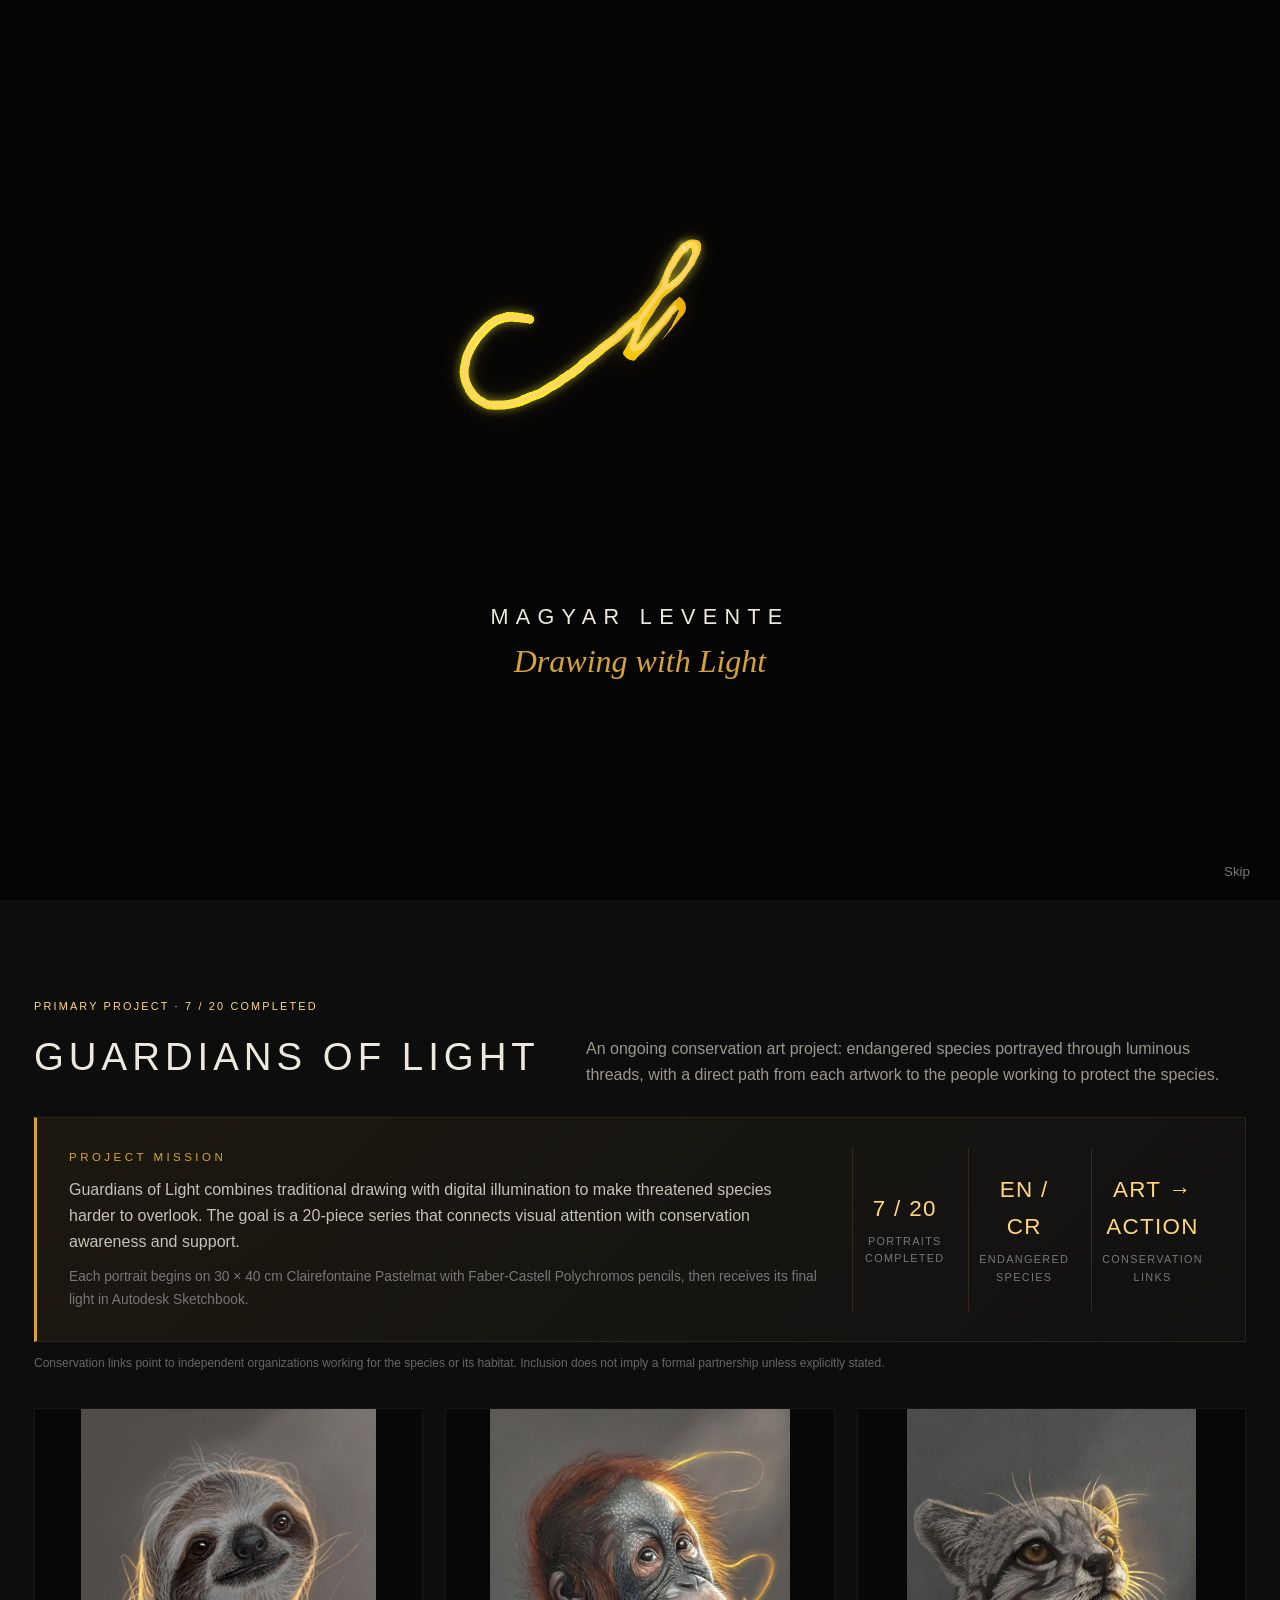
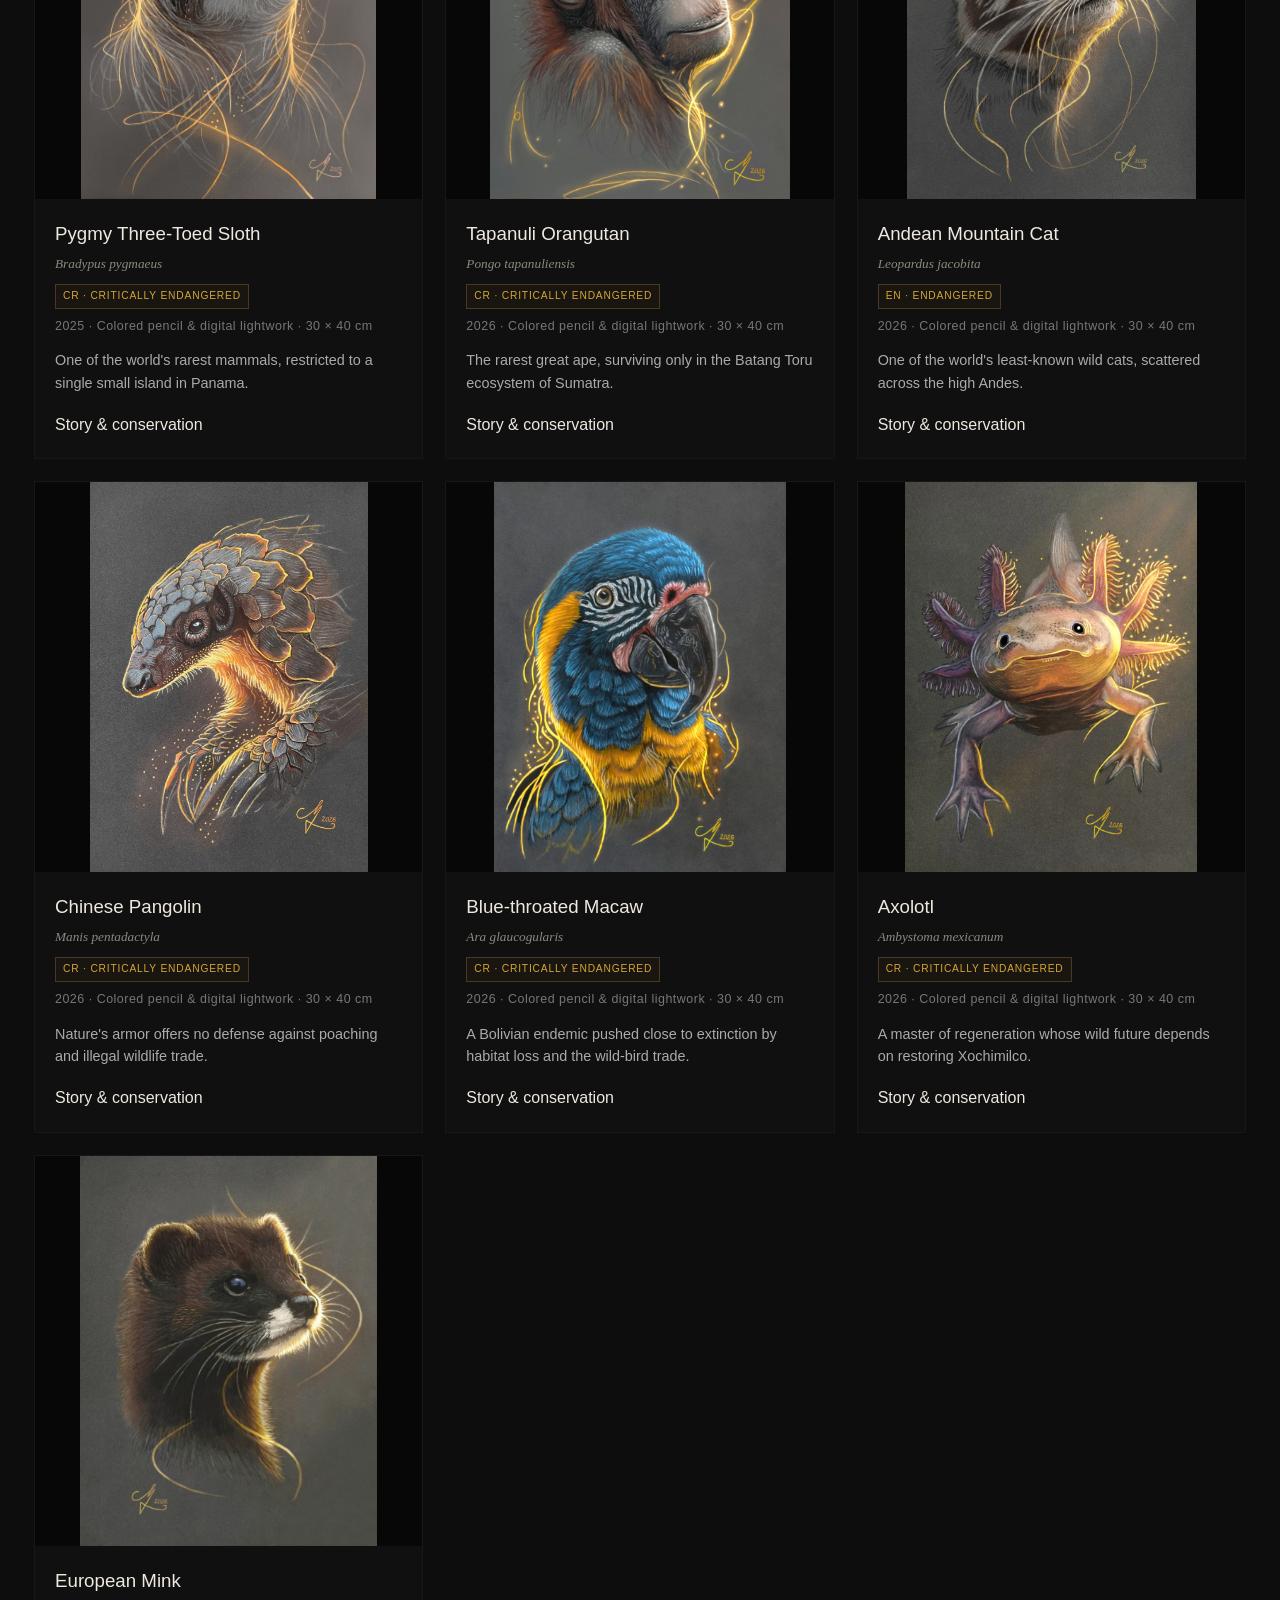
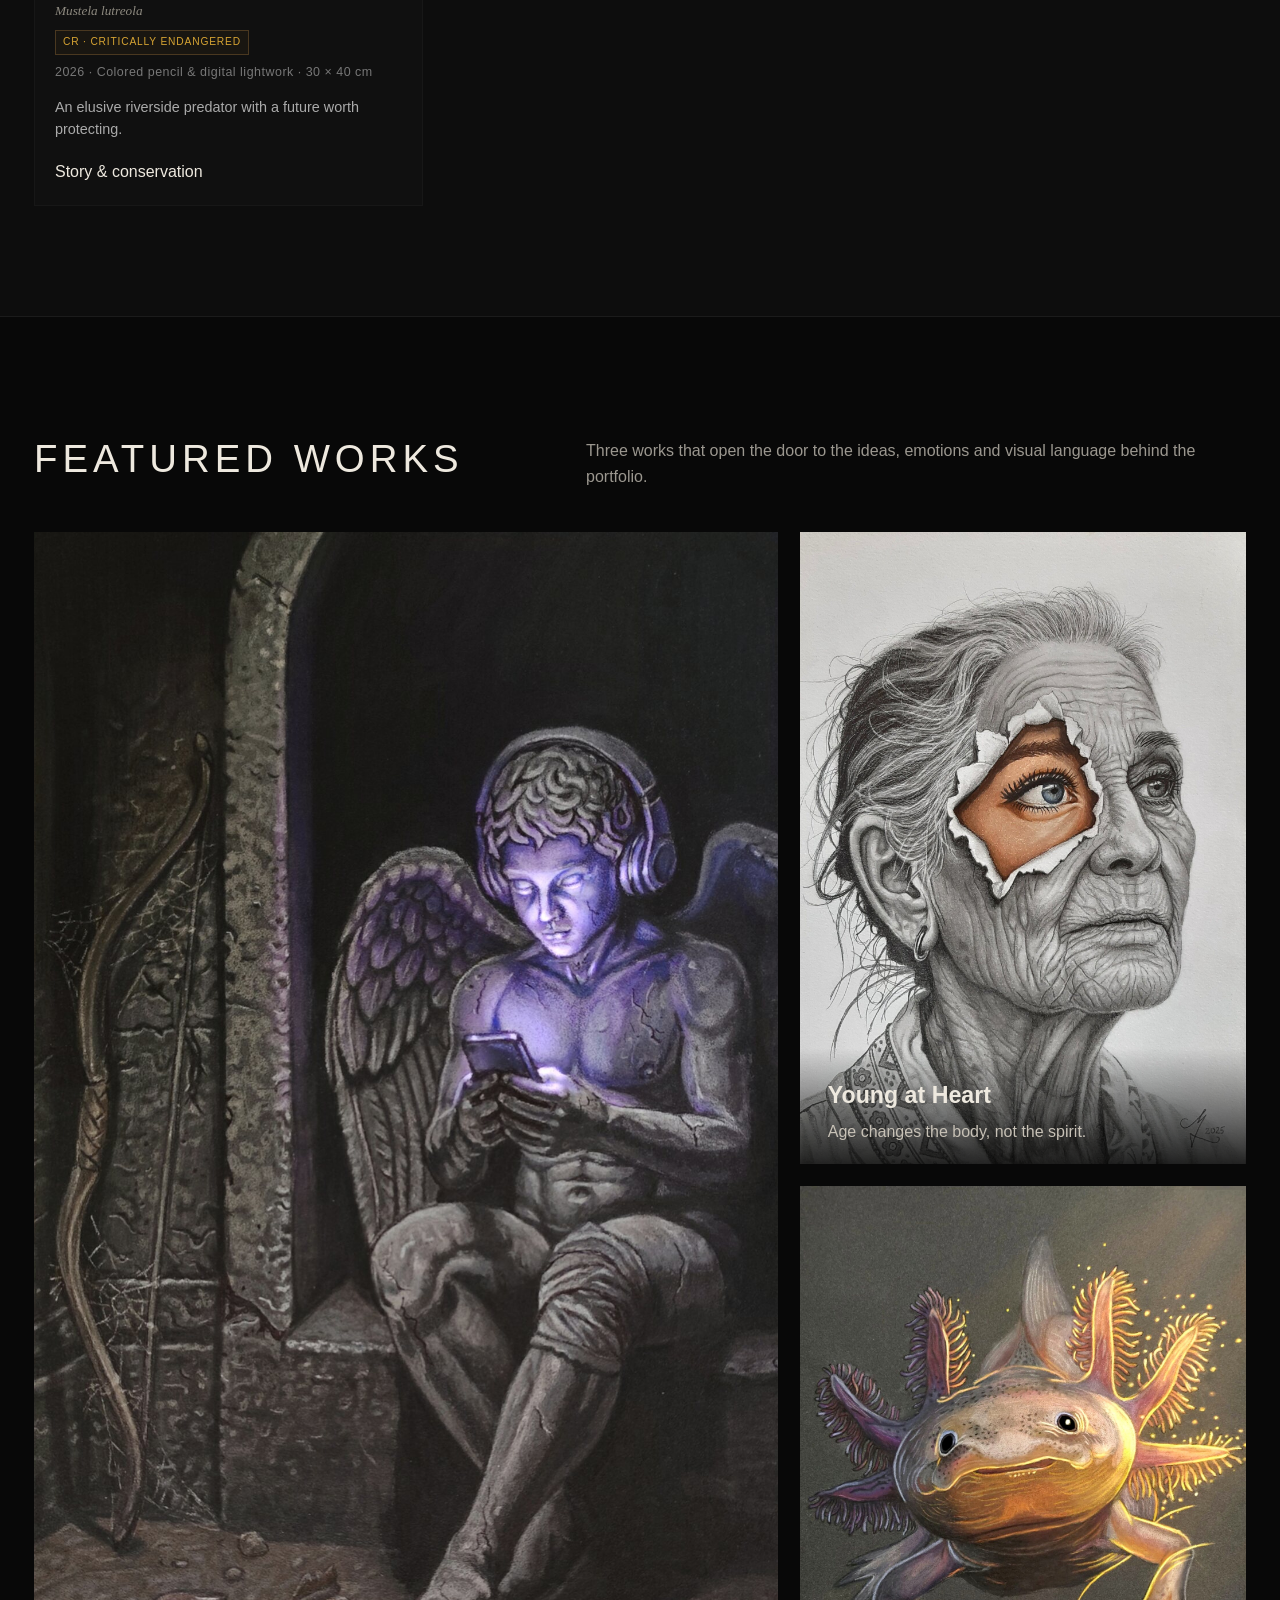
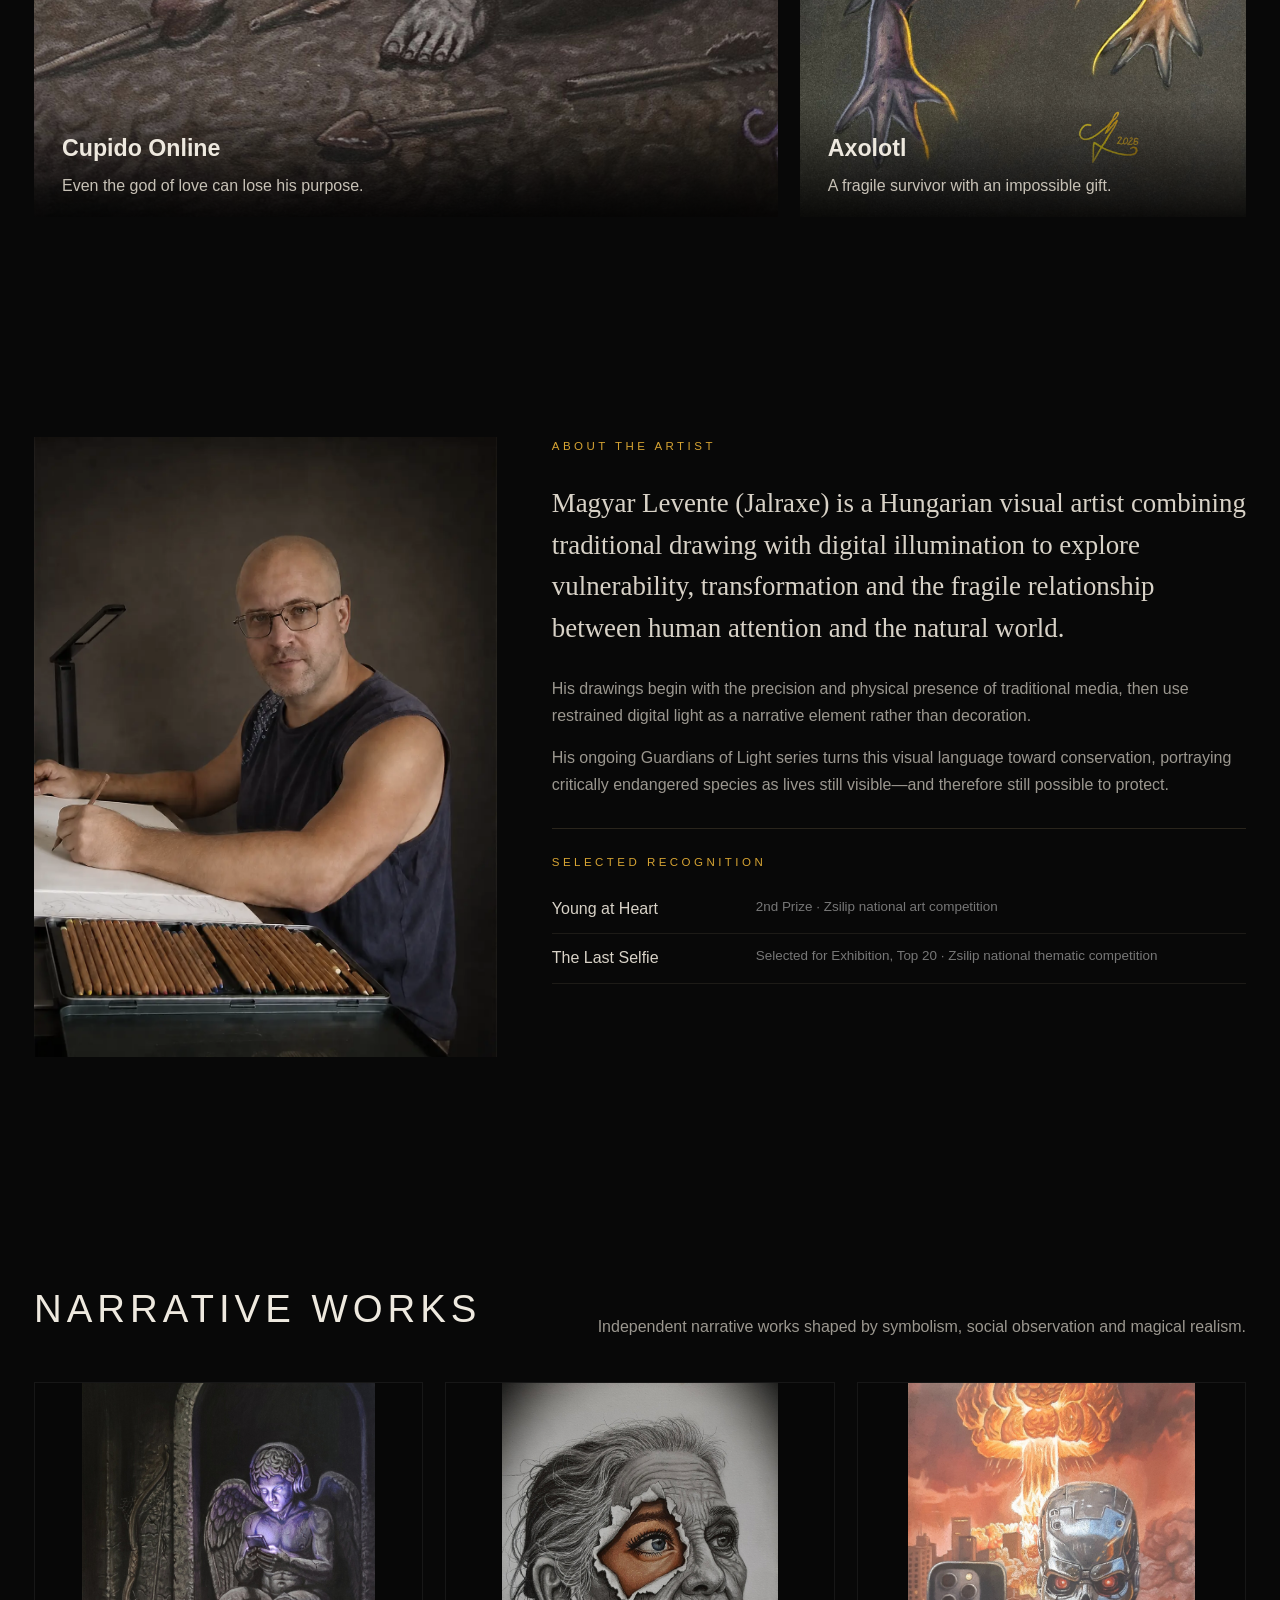
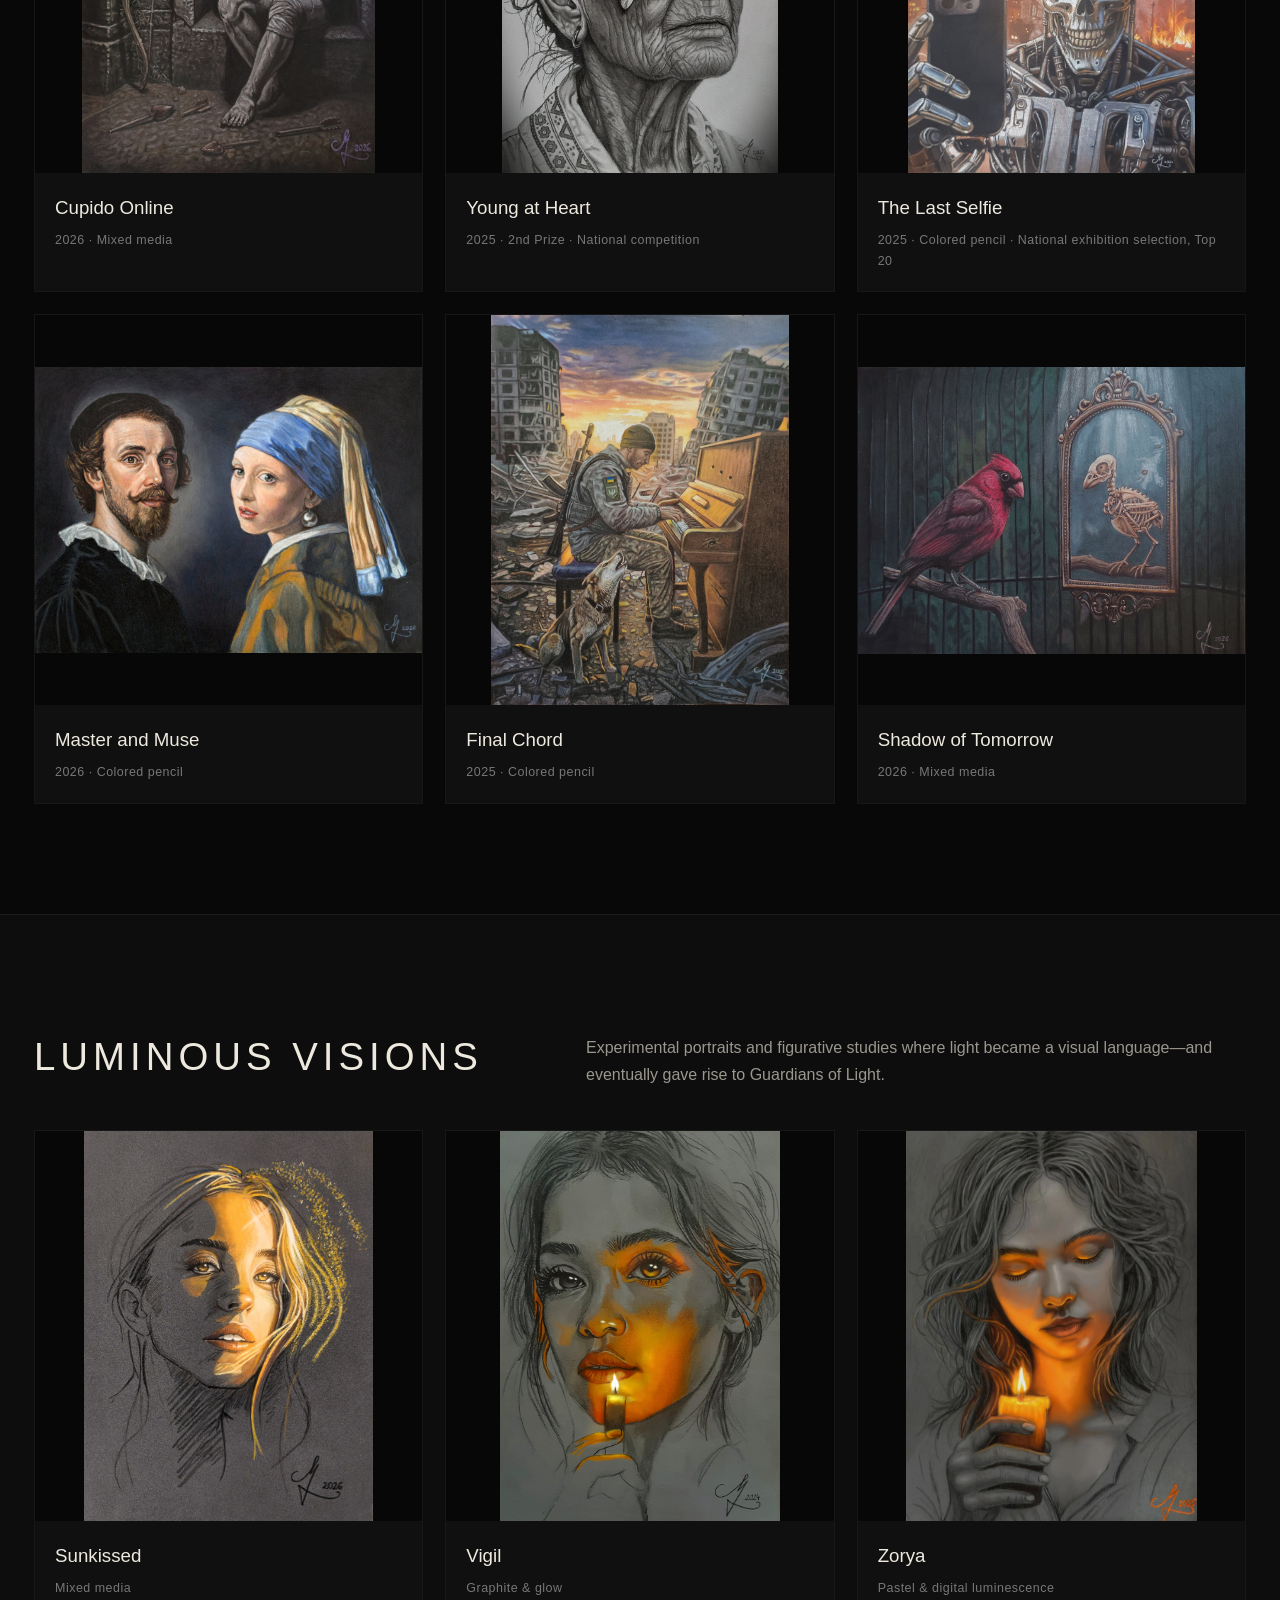
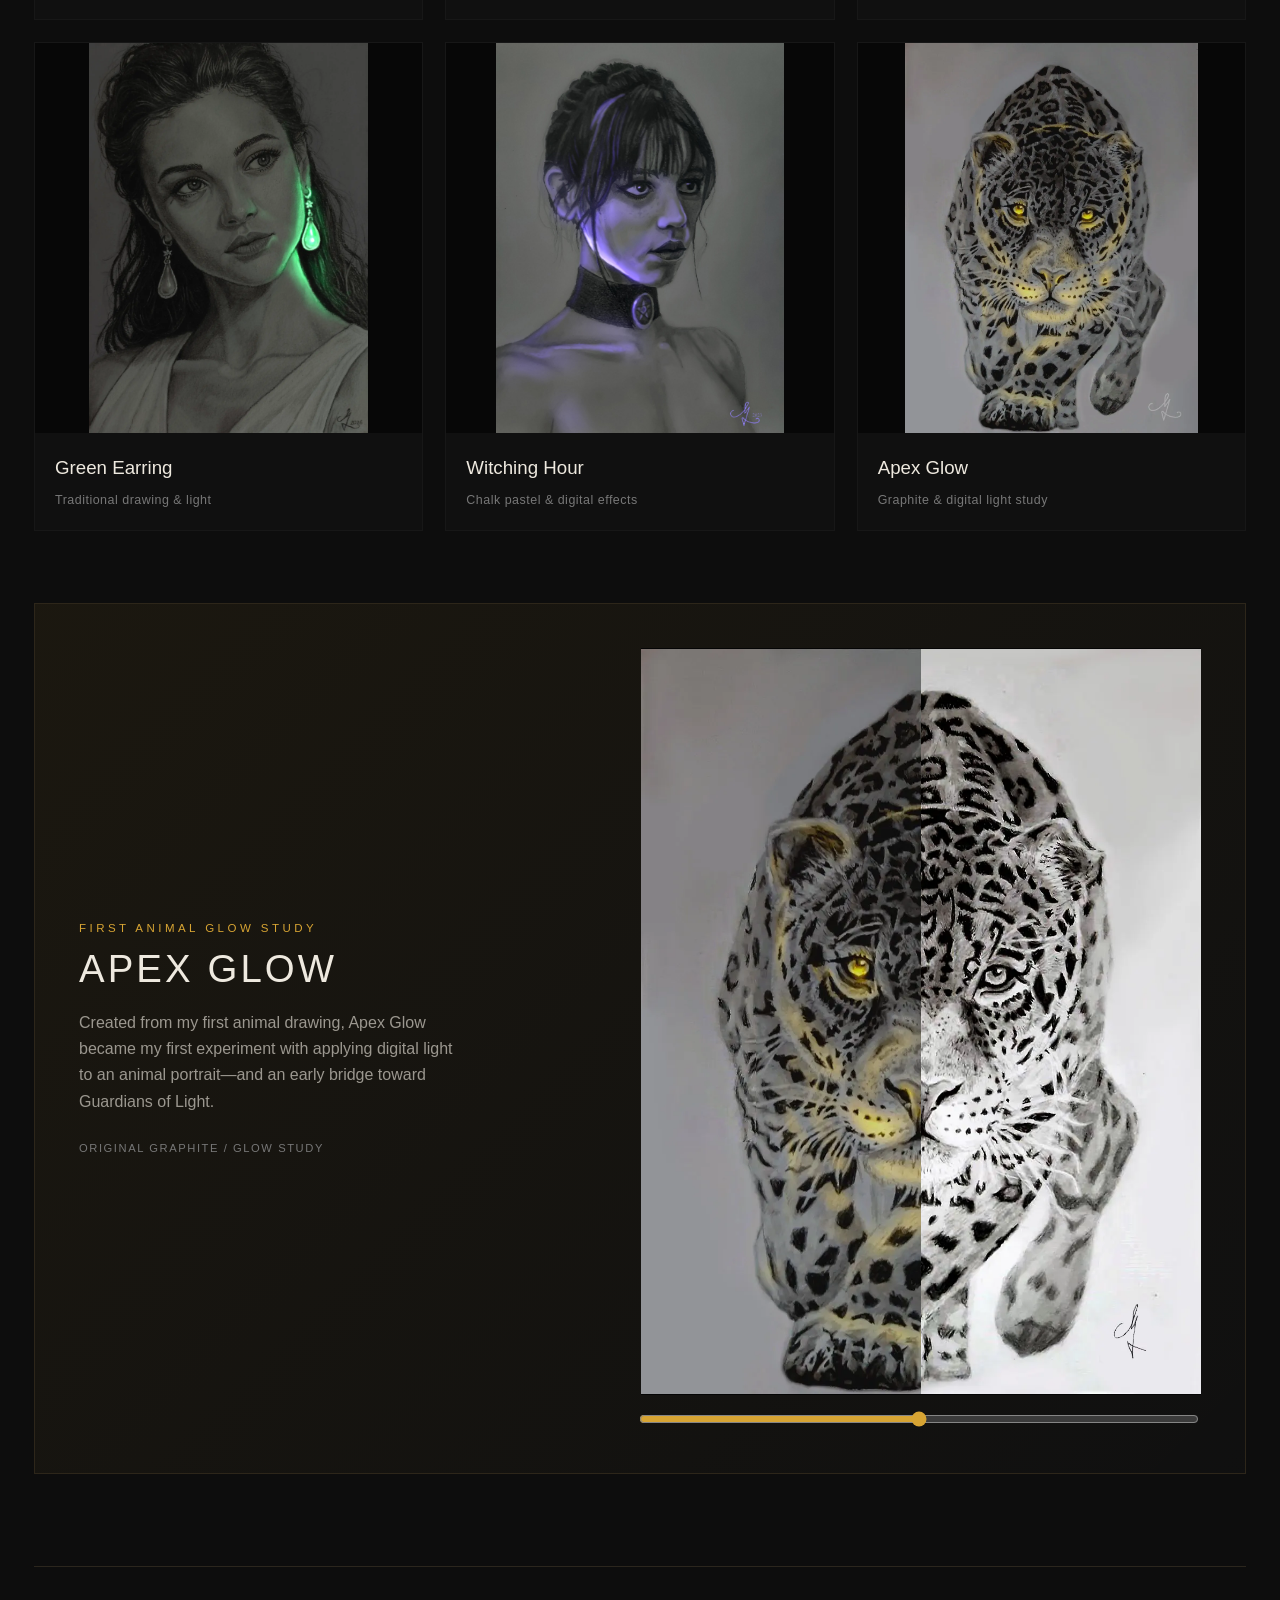
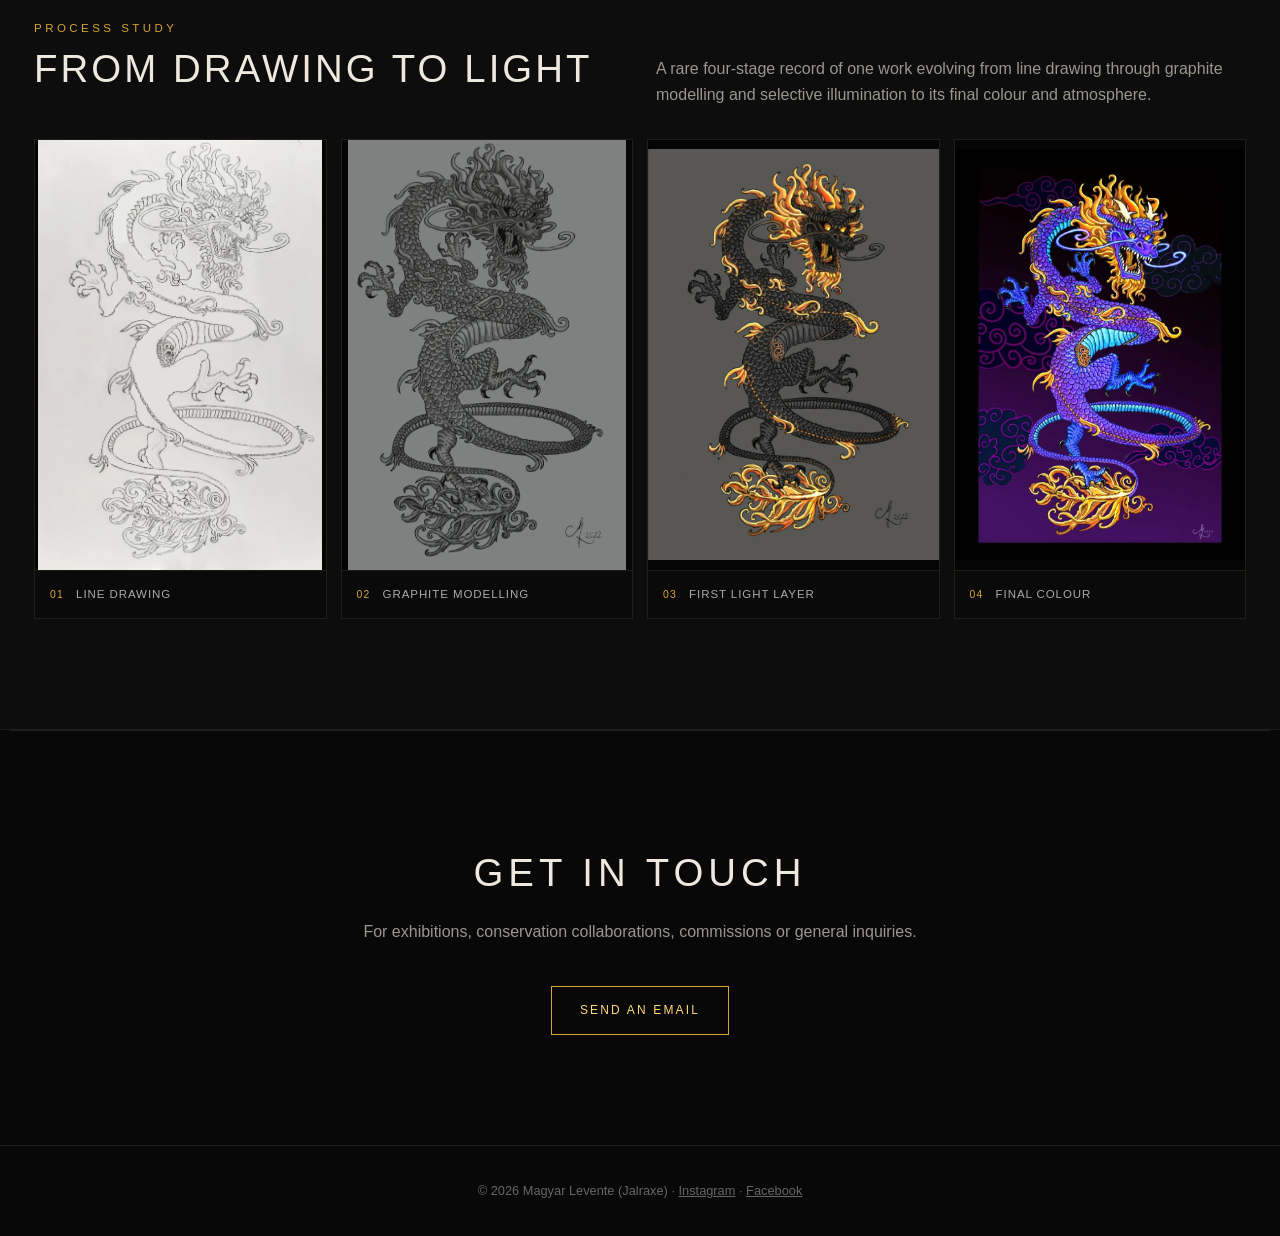
<file: index.html>
<!doctype html>
<html lang="en">
<head>
<meta charset="utf-8">
<meta name="viewport" content="width=device-width,initial-scale=1">
<title>Magyar Levente (Jalraxe) — Drawing with Light</title>
<meta name="description" content="Contemporary symbolic realism, endangered species portraits and narrative drawings by Magyar Levente (Jalraxe).">
<meta property="og:title" content="Magyar Levente — Drawing with Light">
<meta property="og:description" content="A portfolio of symbolic realism, luminous portraiture and conservation art.">
<meta property="og:image" content="images/featured/cupido-online/final.jpg">
<meta name="theme-color" content="#080808">
<link rel="stylesheet" href="css/style.css">
</head>
<body>
<div class="intro-overlay" aria-label="Opening animation">
<div class="intro-wrap">
<img class="intro-svg intro-signature" src="assets/signature-intro.svg" alt="Jalraxe signature drawn with golden light">
<div class="intro-name">MAGYAR LEVENTE</div>
<div class="intro-tag" data-i18n="drawingWithLight">Drawing with Light</div>
</div>
<button class="intro-skip">Skip</button>
</div>
<a class="skip" href="#guardians">Skip to works</a>
<header class="site-header">
<div class="header-inner">
<a class="brand" href="index.html">MAGYAR LEVENTE <span style="color:#777">/ JALRAXE</span>
</a>
<button class="menu-toggle" type="button" aria-expanded="false" aria-controls="site-nav" aria-label="Menu"><span></span><span></span><span></span></button>
<nav class="nav" id="site-nav">
<a href="index.html#guardians" data-i18n="navGuardians">Guardians</a>
<a href="index.html#featured" data-i18n="navFeatured">Featured</a>
<a href="index.html#inspirations" data-i18n="navInspirations">Inspirations</a>
<a href="index.html#luminous" data-i18n="navLuminous">Luminous</a>
<a href="index.html#about" data-i18n="navAbout">About</a>
<a href="index.html#contact" data-i18n="navContact">Contact</a>
</nav>
<div class="lang">
<button data-lang="hu">HU</button>
<span>|</span>
<button data-lang="en" class="active">EN</button>
</div>
</div>
</header>
<main>
<section class="hero">
<div>
<img class="hero-mark" src="assets/signature-logo.png" alt="Jalraxe signature">
<div class="eyebrow" data-i18n="heroEyebrow">Contemporary symbolic realism</div>
<h1 data-i18n="drawingWithLight">Drawing with Light</h1>
<div class="manifesto">
<span>Every drawing begins in darkness.</span>
<span>Light does not conclude the work.</span>
<span>It brings it to life.</span>
</div>
<p class="lead" data-i18n="heroLead">Traditional drawing and digital illumination meet in works exploring nature, vulnerability, memory and transformation.</p>
<a class="scroll-cue" href="#guardians">Enter the project ↓</a>
</div>
</section>
<section class="section" id="featured">
<div class="section-head">
<h2 data-i18n="featuredTitle">Featured Works</h2>
<p class="section-intro" data-i18n="featuredIntro">Three works that open the door to the ideas, emotions and visual language behind the portfolio.</p>
</div>
<div class="featured-grid">
<a class="feature-card" href="works/cupido-online.html">
<img src="images/featured/cupido-online/final.jpg" alt="Cupido Online">
<div class="feature-caption">
<h3>Cupido Online</h3>
<p>Even the god of love can lose his purpose.</p>
</div>
</a>
<a class="feature-card" href="works/young-at-heart.html">
<img src="images/featured/young-at-heart/final.jpg" alt="Young at Heart">
<div class="feature-caption">
<h3>Young at Heart</h3>
<p>Age changes the body, not the spirit.</p>
</div>
</a>
<a class="feature-card" href="works/axolotl.html">
<img src="images/featured/axolotl/final.jpg" alt="Axolotl">
<div class="feature-caption">
<h3>Axolotl</h3>
<p>A fragile survivor with an impossible gift.</p>
</div>
</a>
</div>
</section>
<section class="project-band guardians-project" id="guardians">
<div class="section">
<div class="section-head">
<div>
<div class="project-label" data-i18n="guardPrimary">Primary Project · 7 / 20 completed</div>
<h2 data-i18n="guardTitle">Guardians of Light</h2>
</div>
<p class="section-intro" data-i18n="guardIntro">An ongoing conservation art project: endangered species portrayed through luminous threads, with a direct path from each artwork to the people working to protect the species.</p>
</div>
<div class="guardian-mission">
<div class="guardian-mission-copy">
<div class="eyebrow" data-i18n="guardMissionLabel">Project mission</div>
<p data-i18n="guardMissionText">Guardians of Light combines traditional drawing with digital illumination to make threatened species harder to overlook. The goal is a 20-piece series that connects visual attention with conservation awareness and support.</p>
<p class="guardian-method" data-i18n="guardMethod">Each portrait begins on 30 × 40 cm Clairefontaine Pastelmat with Faber-Castell Polychromos pencils, then receives its final light in Autodesk Sketchbook.</p>
</div>
<div class="guardian-mission-points">
<div>
<strong>7 / 20</strong>
<span data-i18n="guardGoal">portraits completed</span>
</div>
<div>
<strong>EN / CR</strong>
<span data-i18n="guardStatus">endangered species</span>
</div>
<div>
<strong>ART → ACTION</strong>
<span data-i18n="guardAction">conservation links</span>
</div>
</div>
</div>
<p class="guardian-disclaimer" data-i18n="guardDisclaimer">Conservation links point to independent organizations working for the species or its habitat. Inclusion does not imply a formal partnership unless explicitly stated.</p>
<div class="gallery guardian-gallery">
<article class="art-card guardian-card">
<button data-lightbox="images/guardians/pygmy-sloth.jpg">
<img loading="lazy" src="images/guardians/pygmy-sloth.jpg" alt="Pygmy Three-Toed Sloth">
</button>
<div class="art-info">
<h3>Pygmy Three-Toed Sloth</h3>
<div class="latin">Bradypus pygmaeus</div>
<div class="status-badge" data-i18n="iucnCR">CR · Critically Endangered</div>
<div class="meta">2025 · Colored pencil & digital lightwork · 30 × 40 cm</div>
<p class="guardian-summary" data-i18n="gSlothShort">One of the world's rarest mammals, restricted to a single small island in Panama.</p>
<button class="guardian-more" data-guardian="sloth" data-i18n="guardianMore">Story & conservation</button>
</div>
</article>
<article class="art-card guardian-card">
<button data-lightbox="images/guardians/tapanuli-orangutan.jpg">
<img loading="lazy" src="images/guardians/tapanuli-orangutan.jpg" alt="Tapanuli Orangutan">
</button>
<div class="art-info">
<h3>Tapanuli Orangutan</h3>
<div class="latin">Pongo tapanuliensis</div>
<div class="status-badge" data-i18n="iucnCR">CR · Critically Endangered</div>
<div class="meta">2026 · Colored pencil & digital lightwork · 30 × 40 cm</div>
<p class="guardian-summary" data-i18n="gTapanuliShort">The rarest great ape, surviving only in the Batang Toru ecosystem of Sumatra.</p>
<button class="guardian-more" data-guardian="tapanuli" data-i18n="guardianMore">Story & conservation</button>
</div>
</article>
<article class="art-card guardian-card">
<button data-lightbox="images/guardians/andean-mountain-cat.webp">
<img loading="lazy" src="images/guardians/andean-mountain-cat.webp" alt="Andean Mountain Cat">
</button>
<div class="art-info">
<h3>Andean Mountain Cat</h3>
<div class="latin">Leopardus jacobita</div>
<div class="status-badge" data-i18n="iucnEN">EN · Endangered</div>
<div class="meta">2026 · Colored pencil & digital lightwork · 30 × 40 cm</div>
<p class="guardian-summary" data-i18n="gCatShort">One of the world's least-known wild cats, scattered across the high Andes.</p>
<button class="guardian-more" data-guardian="andean" data-i18n="guardianMore">Story & conservation</button>
</div>
</article>
<article class="art-card guardian-card">
<button data-lightbox="images/guardians/chinese-pangolin.jpg">
<img loading="lazy" src="images/guardians/chinese-pangolin.jpg" alt="Chinese Pangolin">
</button>
<div class="art-info">
<h3>Chinese Pangolin</h3>
<div class="latin">Manis pentadactyla</div>
<div class="status-badge" data-i18n="iucnCR">CR · Critically Endangered</div>
<div class="meta">2026 · Colored pencil & digital lightwork · 30 × 40 cm</div>
<p class="guardian-summary" data-i18n="gPangolinShort">Nature's armor offers no defense against poaching and illegal wildlife trade.</p>
<button class="guardian-more" data-guardian="pangolin" data-i18n="guardianMore">Story & conservation</button>
</div>
</article>
<article class="art-card guardian-card">
<button data-lightbox="images/guardians/blue-throated-macaw.jpg">
<img loading="lazy" src="images/guardians/blue-throated-macaw.jpg" alt="Blue-throated Macaw">
</button>
<div class="art-info">
<h3>Blue-throated Macaw</h3>
<div class="latin">Ara glaucogularis</div>
<div class="status-badge" data-i18n="iucnCR">CR · Critically Endangered</div>
<div class="meta">2026 · Colored pencil & digital lightwork · 30 × 40 cm</div>
<p class="guardian-summary" data-i18n="gMacawShort">A Bolivian endemic pushed close to extinction by habitat loss and the wild-bird trade.</p>
<button class="guardian-more" data-guardian="macaw" data-i18n="guardianMore">Story & conservation</button>
</div>
</article>
<article class="art-card guardian-card">
<button data-lightbox="images/guardians/axolotl.jpg">
<img loading="lazy" src="images/guardians/axolotl.jpg" alt="Axolotl">
</button>
<div class="art-info">
<h3>Axolotl</h3>
<div class="latin">Ambystoma mexicanum</div>
<div class="status-badge" data-i18n="iucnCR">CR · Critically Endangered</div>
<div class="meta">2026 · Colored pencil & digital lightwork · 30 × 40 cm</div>
<p class="guardian-summary" data-i18n="gAxolotlShort">A master of regeneration whose wild future depends on restoring Xochimilco.</p>
<button class="guardian-more" data-guardian="axolotl" data-i18n="guardianMore">Story & conservation</button>
</div>
</article>
<article class="art-card guardian-card">
<button data-lightbox="images/guardians/lutreola.jpg">
<img loading="lazy" src="images/guardians/lutreola.jpg" alt="Mustela lutreola">
</button>
<div class="art-info">
<h3 data-i18n="gMinkTitle">European Mink</h3>
<div class="latin">Mustela lutreola</div>
<div class="status-badge" data-i18n="iucnCR">CR · Critically Endangered</div>
<div class="meta">2026 · Colored pencil & digital lightwork · 30 × 40 cm</div>
<p class="guardian-summary" data-i18n="gMinkShort">An elusive riverside predator with a future worth protecting.</p>
<button class="guardian-more" data-guardian="mink" data-i18n="guardianMore">Story & conservation</button>
</div>
</article>
</div>
</div>
</section>
<section class="section" id="about">
<div class="about-grid">
<img class="about-photo" src="assets/artist-portrait.webp" alt="Magyar Levente (Jalraxe) drawing in his studio" loading="lazy">
<div>
<div class="eyebrow" data-i18n="aboutTitle">About the Artist</div>
<p class="statement">Magyar Levente (Jalraxe) is a Hungarian visual artist combining traditional drawing with digital illumination to explore vulnerability, transformation and the fragile relationship between human attention and the natural world.</p>
<p class="about-copy">His drawings begin with the precision and physical presence of traditional media, then use restrained digital light as a narrative element rather than decoration.</p>
<p class="about-copy">His ongoing Guardians of Light series turns this visual language toward conservation, portraying critically endangered species as lives still visible—and therefore still possible to protect.</p>
<div class="recognition">
<div class="eyebrow" data-i18n="recognitionTitle">Selected Recognition</div>
<div class="recognition-item"><strong>Young at Heart</strong><span data-i18n="youngAward">2nd Prize · Zsilip national art competition</span></div>
<div class="recognition-item"><strong>The Last Selfie</strong><span data-i18n="selfieAward">Selected for Exhibition, Top 20 · Zsilip national thematic competition</span></div>
</div>
</div>
</div>
</section>
<section class="section" id="inspirations">
<div class="section-head">
<h2 data-i18n="inspirationTitle">Narrative Works</h2>
<p class="section-intro" data-i18n="inspirationIntro">Independent narrative works shaped by symbolism, social observation and magical realism.</p>
</div>
<div class="gallery">
<article class="art-card">
<button data-lightbox="images/inspirations/cupido-online.jpg">
<img loading="lazy" src="images/inspirations/cupido-online.jpg" alt="Cupido Online">
</button>
<div class="art-info">
<h3>Cupido Online</h3>
<div class="meta">2026 · Mixed media</div>
</div>
</article>
<article class="art-card">
<button data-lightbox="images/inspirations/young-at-heart.jpg">
<img loading="lazy" src="images/inspirations/young-at-heart.jpg" alt="Young at Heart">
</button>
<div class="art-info">
<h3>Young at Heart</h3>
<div class="meta" data-i18n="youngAwardMeta">2025 · 2nd Prize · National competition</div>
</div>
</article>
<article class="art-card">
<button data-lightbox="images/inspirations/last-selfie.jpg">
<img loading="lazy" src="images/inspirations/last-selfie.jpg" alt="The Last Selfie">
</button>
<div class="art-info">
<h3>The Last Selfie</h3>
<div class="meta" data-i18n="selfieAwardMeta">2025 · Colored pencil · National exhibition selection, Top 20</div>
</div>
</article>
<article class="art-card">
<button data-lightbox="images/inspirations/master-and-muse.jpg">
<img loading="lazy" src="images/inspirations/master-and-muse.jpg" alt="Master and Muse">
</button>
<div class="art-info">
<h3>Master and Muse</h3>
<div class="meta">2026 · Colored pencil</div>
</div>
</article>
<article class="art-card">
<button data-lightbox="images/inspirations/final-chord.jpg">
<img loading="lazy" src="images/inspirations/final-chord.jpg" alt="Final Chord">
</button>
<div class="art-info">
<h3>Final Chord</h3>
<div class="meta">2025 · Colored pencil</div>
</div>
</article>
<article class="art-card">
<button data-lightbox="images/inspirations/shadow-of-tomorrow.jpg">
<img loading="lazy" src="images/inspirations/shadow-of-tomorrow.jpg" alt="Shadow of Tomorrow">
</button>
<div class="art-info">
<h3>Shadow of Tomorrow</h3>
<div class="meta">2026 · Mixed media</div>
</div>
</article>
</div>
</section>
<section class="project-band" id="luminous">
<div class="section">
<div class="section-head">
<h2 data-i18n="luminousTitle">Luminous Visions</h2>
<p class="section-intro" data-i18n="luminousIntro">Experimental portraits and figurative studies where light became a visual language—and eventually gave rise to Guardians of Light.</p>
</div>
<div class="gallery">
<article class="art-card">
<button data-lightbox="images/luminous/light-effect.jpg">
<img loading="lazy" src="images/luminous/light-effect.jpg" alt="Sunkissed">
</button>
<div class="art-info">
<h3>Sunkissed</h3>
<div class="meta">Mixed media</div>
</div>
</article>
<article class="art-card">
<button data-lightbox="images/luminous/experimental-portrait.jpg">
<img loading="lazy" src="images/luminous/experimental-portrait.jpg" alt="Vigil">
</button>
<div class="art-info">
<h3>Vigil</h3>
<div class="meta">Graphite & glow</div>
</div>
</article>
<article class="art-card">
<button data-lightbox="images/luminous/zorya.webp">
<img loading="lazy" src="images/luminous/zorya.webp" alt="Zorya">
</button>
<div class="art-info">
<h3>Zorya</h3>
<div class="meta">Pastel & digital luminescence</div>
</div>
</article>
<article class="art-card">
<button data-lightbox="images/luminous/green-earring.webp">
<img loading="lazy" src="images/luminous/green-earring.webp" alt="Green Earring">
</button>
<div class="art-info">
<h3>Green Earring</h3>
<div class="meta">Traditional drawing & light</div>
</div>
</article>
<article class="art-card">
<button data-lightbox="images/luminous/purple-glow.jpg">
<img loading="lazy" src="images/luminous/purple-glow.jpg" alt="Witching Hour">
</button>
<div class="art-info">
<h3>Witching Hour</h3>
<div class="meta">Chalk pastel & digital effects</div>
</div>
</article>
<article class="art-card">
<button data-lightbox="images/luminous/apex-glow/final.webp">
<img loading="lazy" src="images/luminous/apex-glow/final.webp" alt="Apex Glow — luminous jaguar study">
</button>
<div class="art-info">
<h3>Apex Glow</h3>
<div class="meta">Graphite &amp; digital light study</div>
</div>
</article>
</div>

<section class="apex-feature" aria-labelledby="apex-title">
<div class="process-copy">
<div class="eyebrow" data-i18n="apexLabel">First animal glow study</div>
<h3 id="apex-title">Apex Glow</h3>
<p data-i18n="apexText">Created from my first animal drawing, Apex Glow became my first experiment with applying digital light to an animal portrait—and an early bridge toward Guardians of Light.</p>
<div class="process-legend" data-i18n="apexCompare">Original graphite / Glow study</div>
</div>
<div>
<div class="compare apex-compare">
<img src="images/luminous/apex-glow/original.webp" alt="Original graphite jaguar drawing">
<img class="after" src="images/luminous/apex-glow/final.webp" alt="Apex Glow final luminous jaguar study">
</div>
<input class="compare-range" type="range" min="0" max="100" value="50" aria-label="Compare the original drawing and Apex Glow">
</div>
</section>

<section class="drawing-process" aria-labelledby="process-title">
<div class="process-heading">
<div>
<div class="eyebrow" data-i18n="processLabel">Process study</div>
<h3 id="process-title" data-i18n="processTitle">From Drawing to Light</h3>
</div>
<p data-i18n="processIntro">A rare four-stage record of one work evolving from line drawing through graphite modelling and selective illumination to its final colour and atmosphere.</p>
</div>
<div class="process-strip">
<figure><button data-lightbox="images/process/draco/stage-1.webp"><img loading="lazy" src="images/process/draco/stage-1.webp" alt="Dragon process: line drawing"></button><figcaption><span>01</span><strong data-i18n="processStage1">Line drawing</strong></figcaption></figure>
<figure><button data-lightbox="images/process/draco/stage-2.webp"><img loading="lazy" src="images/process/draco/stage-2.webp" alt="Dragon process: graphite modelling"></button><figcaption><span>02</span><strong data-i18n="processStage2">Graphite modelling</strong></figcaption></figure>
<figure><button data-lightbox="images/process/draco/stage-3.webp"><img loading="lazy" src="images/process/draco/stage-3.webp" alt="Dragon process: first light layer"></button><figcaption><span>03</span><strong data-i18n="processStage3">First light layer</strong></figcaption></figure>
<figure><button data-lightbox="images/process/draco/stage-4.webp"><img loading="lazy" src="images/process/draco/stage-4.webp" alt="Dragon process: final colour artwork"></button><figcaption><span>04</span><strong data-i18n="processStage4">Final colour</strong></figcaption></figure>
</div>
</section>
</div>
</section>
<section class="section contact" id="contact">
<h2 data-i18n="contactTitle">Get in Touch</h2>
<p class="section-intro" style="margin:15px auto" data-i18n="contactText">For exhibitions, conservation collaborations, commissions or general inquiries.</p>
<a class="cta" href="mailto:levente.magyar@gmail.com" data-i18n="sendEmail">Send an email</a>
</section>
</main>
<footer class="site-footer">© 2026 Magyar Levente (Jalraxe) · <a href="https://www.instagram.com/jalraxe/">Instagram</a> · <a href="https://www.facebook.com/levente.magyar.9699/">Facebook</a>
</footer>
<div class="lightbox">
<button aria-label="Close">×</button>
<img alt="Expanded artwork">
</div>
<div class="guardian-modal" aria-hidden="true">
<div class="guardian-modal-backdrop" data-guardian-close>
</div>
<section class="guardian-dialog" role="dialog" aria-modal="true" aria-labelledby="guardian-modal-title">
<button class="guardian-close" type="button" data-guardian-close aria-label="Close">×</button>
<div class="eyebrow" data-i18n="guardianModalLabel">Guardian profile</div>
<h2 id="guardian-modal-title">
</h2>
<div class="guardian-modal-latin">
</div>
<div class="guardian-modal-body">
<div>
<h3 data-i18n="guardianStoryTitle">The species & the artwork</h3>
<div class="guardian-story">
</div>
</div>
<aside>
<h3 data-i18n="guardianConservationTitle">Conservation links</h3>
<p class="guardian-org-intro" data-i18n="guardianOrgIntro">Organizations and projects working on the species or its habitat:</p>
<div class="guardian-orgs">
</div>
</aside>
</div>
</section>
</div>
<script src="js/main.js">
</script>
</body>
</html>
</file>
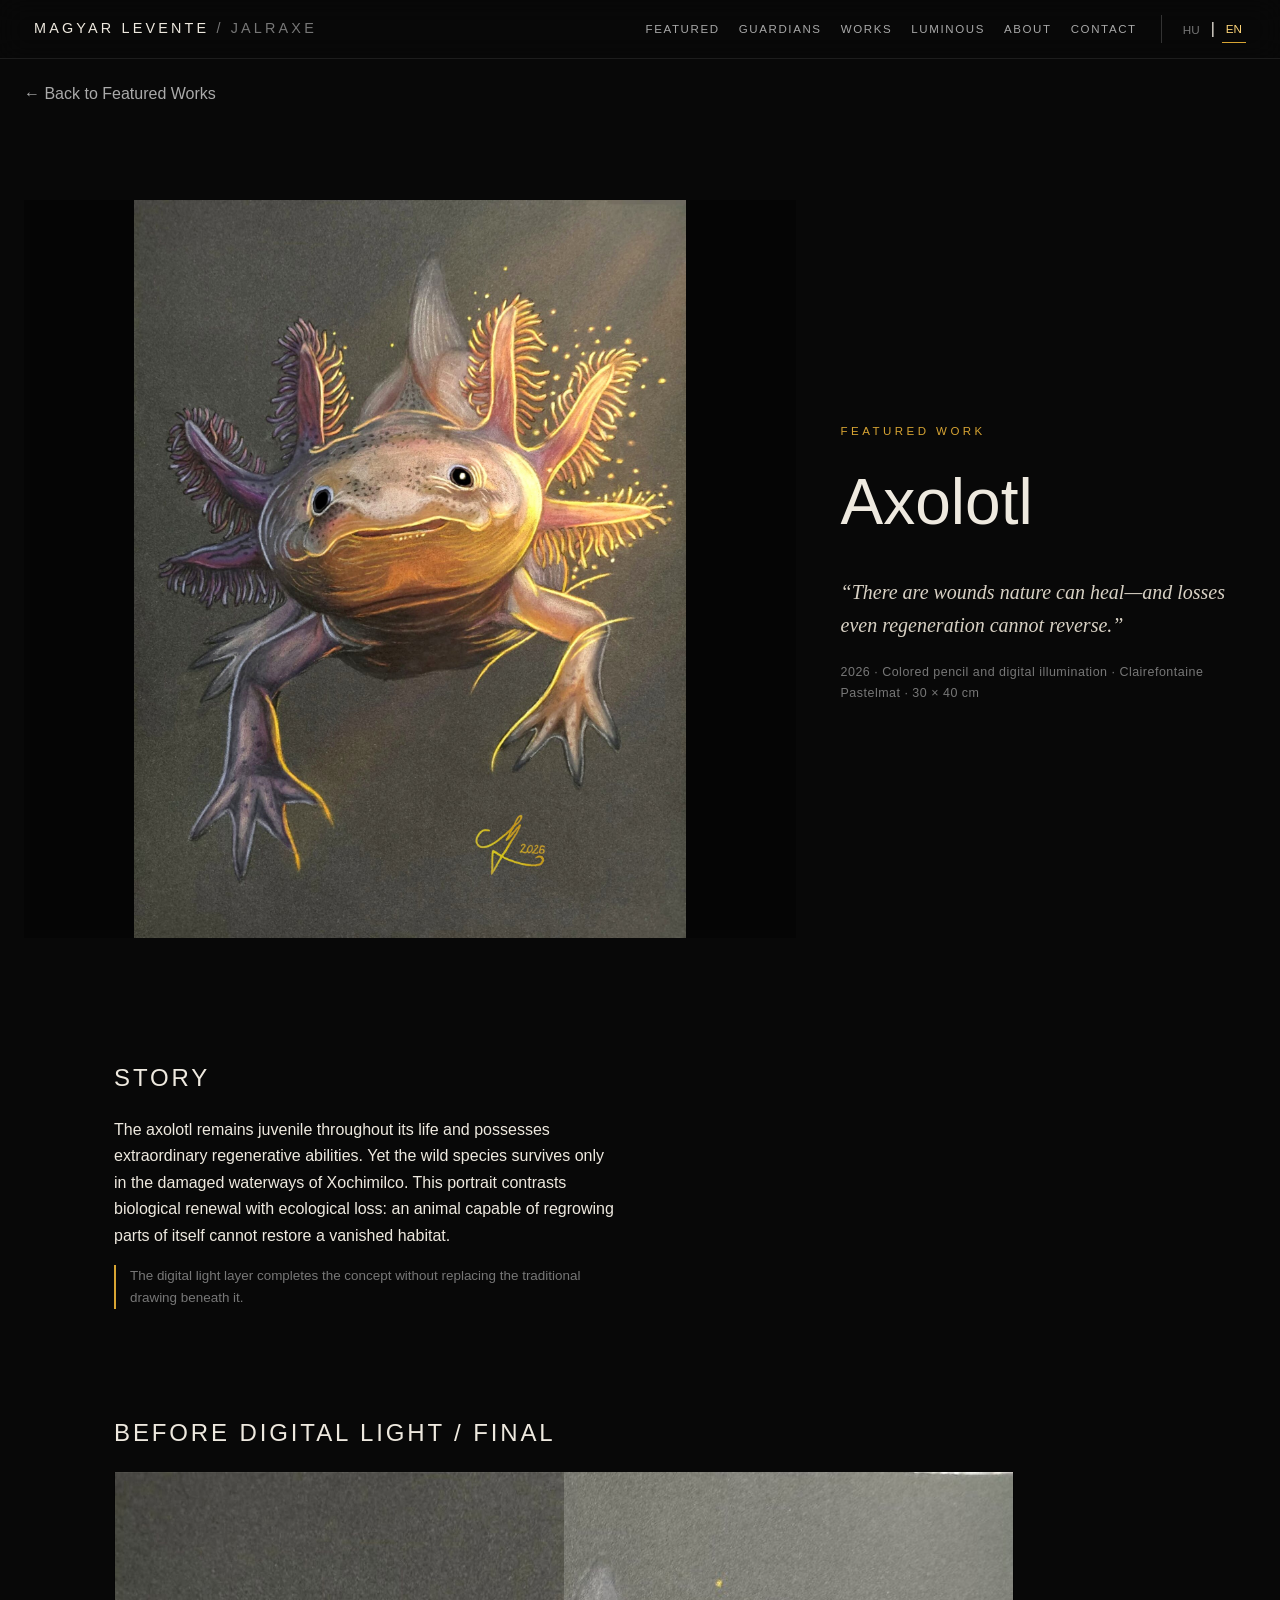
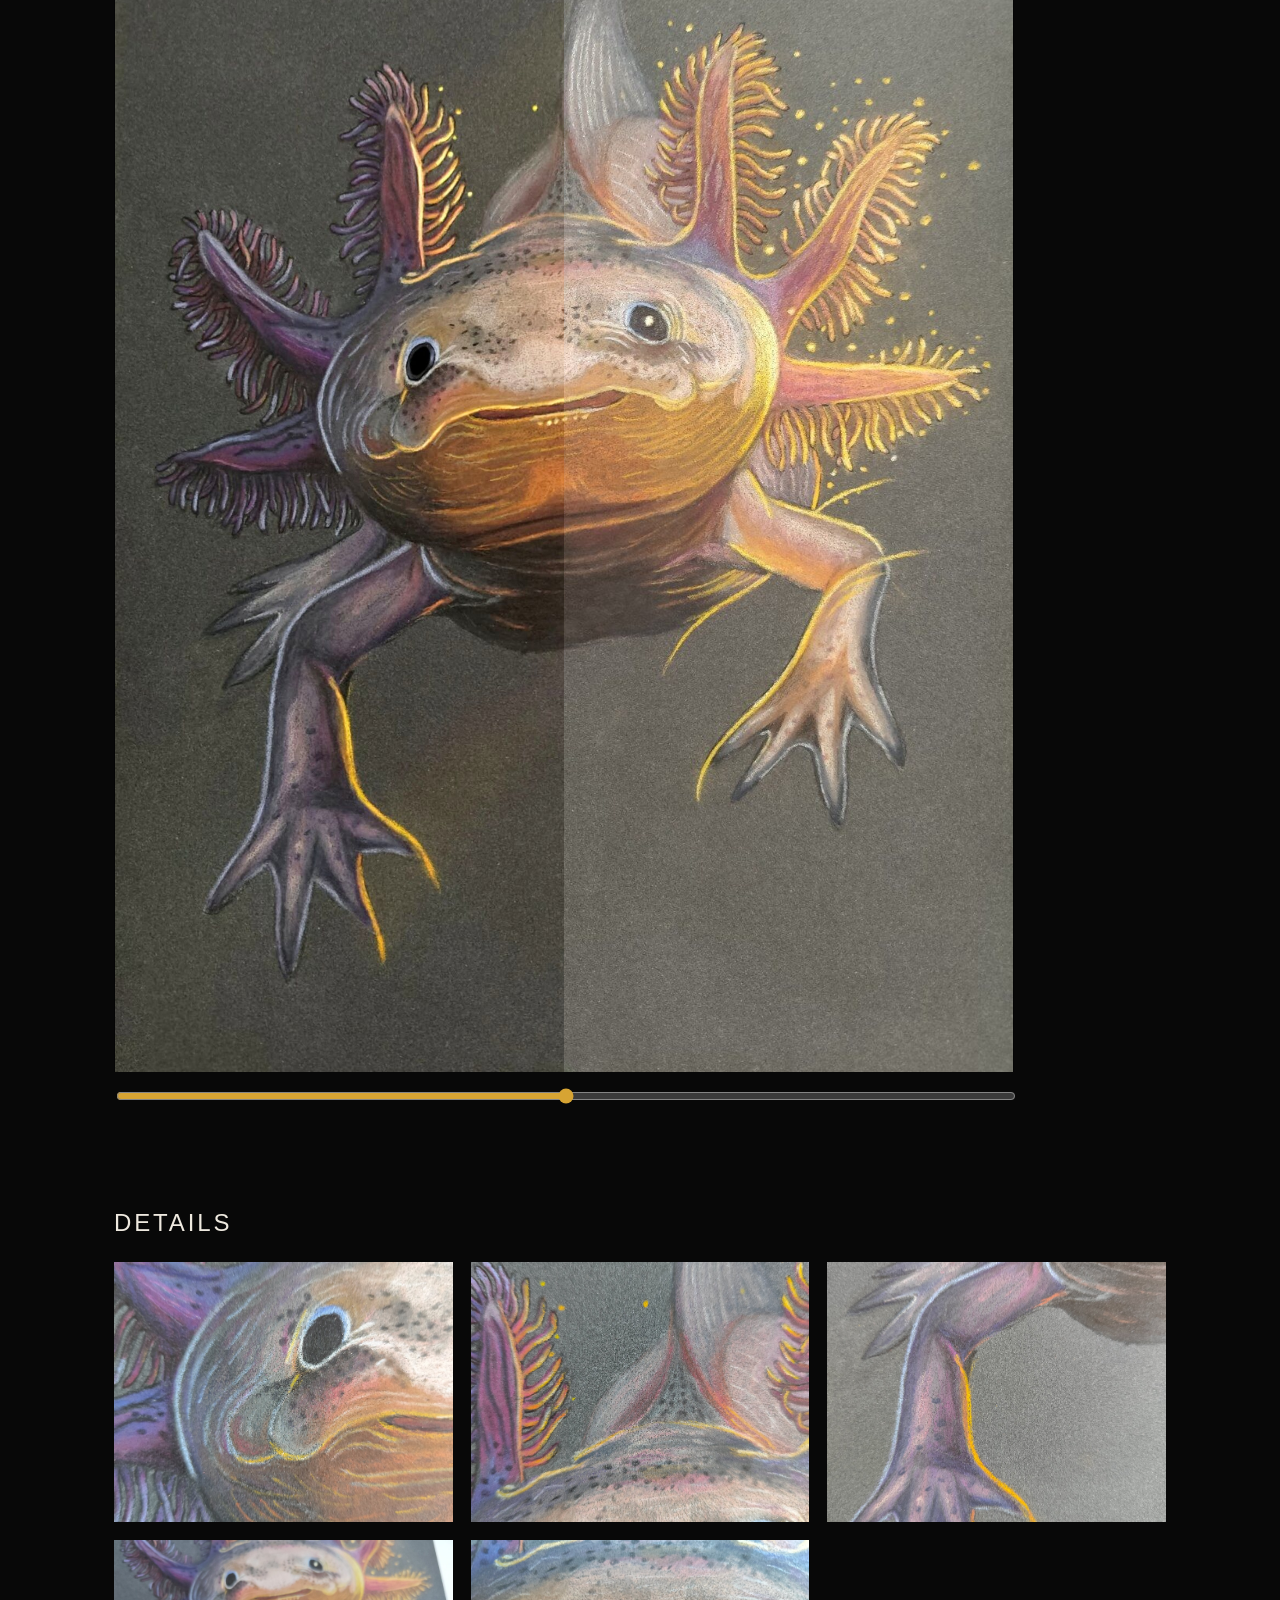
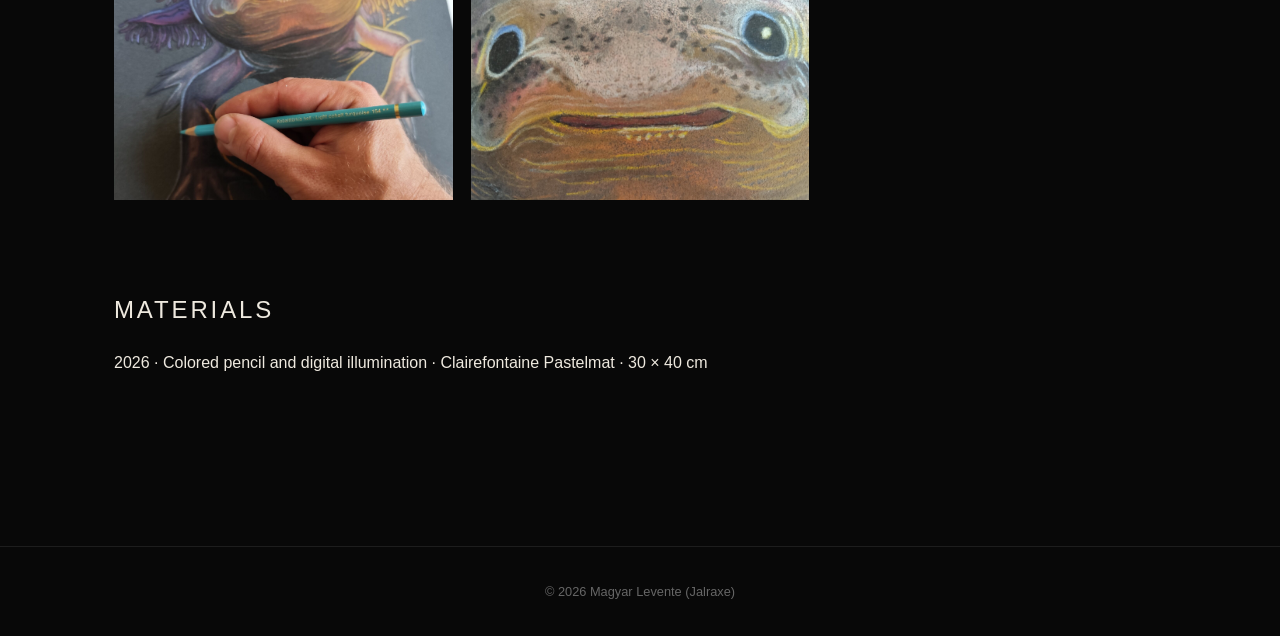
<file: works/axolotl.html>
<!doctype html>
<html lang="en">
<head>
<meta charset="utf-8">
<meta name="viewport" content="width=device-width,initial-scale=1">
<title>Axolotl — Magyar Levente</title>
<meta name="description" content="Axolotl by Magyar Levente (Jalraxe).">
<link rel="stylesheet" href="../css/style.css">
</head>
<body>
<header class="site-header">
<div class="header-inner">
<a class="brand" href="../index.html">MAGYAR LEVENTE <span style="color:#777">/ JALRAXE</span>
</a>
<button class="menu-toggle" type="button" aria-expanded="false" aria-controls="site-nav" aria-label="Menu"><span></span><span></span><span></span></button>
<nav class="nav" id="site-nav">
<a href="../index.html#featured" data-i18n="navFeatured">Featured</a>
<a href="../index.html#guardians" data-i18n="navGuardians">Guardians</a>
<a href="../index.html#inspirations" data-i18n="navInspirations">Inspirations</a>
<a href="../index.html#luminous" data-i18n="navLuminous">Luminous</a>
<a href="../index.html#about" data-i18n="navAbout">About</a>
<a href="../index.html#contact" data-i18n="navContact">Contact</a>
</nav>
<div class="lang">
<button data-lang="hu">HU</button>
<span>|</span>
<button data-lang="en" class="active">EN</button>
</div>
</div>
</header>
<a class="back" href="../index.html#featured">← Back to Featured Works</a>
<main>
<section class="work-hero">
<img src="../images/featured/axolotl/final.jpg" alt="Axolotl">
<div class="work-title">
<div class="eyebrow">Featured Work</div>
<h1>Axolotl</h1>
<p class="quote">“There are wounds nature can heal—and losses even regeneration cannot reverse.”</p>
<p class="meta">2026 · Colored pencil and digital illumination · Clairefontaine Pastelmat · 30 × 40 cm</p>
</div>
</section>
<div class="work-content">
<section class="work-section story-grid">
<div>
<h2>Story</h2>
<p>The axolotl remains juvenile throughout its life and possesses extraordinary regenerative abilities. Yet the wild species survives only in the damaged waterways of Xochimilco. This portrait contrasts biological renewal with ecological loss: an animal capable of regrowing parts of itself cannot restore a vanished habitat.</p>
<p class="source-note">The digital light layer completes the concept without replacing the traditional drawing beneath it.</p>
</div>
<div>
<h2>Történet</h2>
<p>Az axolotl egész életében lárvaalakban marad, és rendkívüli regenerációs képességekkel rendelkezik. A vadon élő faj mégis csak Xochimilco leromlott vízrendszerében maradt fenn. A portré a biológiai megújulás és az ökológiai veszteség ellentétét mutatja meg.</p>
</div>
</section>
<section class="work-section">
<h2>Before digital light / Final</h2>
<div class="compare">
<img src="../images/featured/axolotl/preglow.jpg" alt="Earlier stage">
<img class="after" src="../images/featured/axolotl/final.jpg" alt="Final artwork">
</div>
<input class="compare-range" type="range" min="0" max="100" value="50" aria-label="Compare before and after">
</section>
<section class="work-section">
<h2>Details</h2>
<div class="details">
<img loading="lazy" data-lightbox="../images/featured/axolotl/detail-1.jpg" src="../images/featured/axolotl/detail-1.jpg" alt="Axolotl detail 1">
<img loading="lazy" data-lightbox="../images/featured/axolotl/detail-2.jpg" src="../images/featured/axolotl/detail-2.jpg" alt="Axolotl detail 2">
<img loading="lazy" data-lightbox="../images/featured/axolotl/detail-3.jpg" src="../images/featured/axolotl/detail-3.jpg" alt="Axolotl detail 3">
<img loading="lazy" data-lightbox="../images/featured/axolotl/detail-4.jpg" src="../images/featured/axolotl/detail-4.jpg" alt="Axolotl detail 4">
<img loading="lazy" data-lightbox="../images/featured/axolotl/detail-5.jpg" src="../images/featured/axolotl/detail-5.jpg" alt="Axolotl detail 5">
</div>
</section>
<section class="work-section">
<h2>Materials</h2>
<p>2026 · Colored pencil and digital illumination · Clairefontaine Pastelmat · 30 × 40 cm</p>
</section>
</div>
</main>
<footer class="site-footer">© 2026 Magyar Levente (Jalraxe)</footer>
<div class="lightbox">
<button>×</button>
<img alt="Expanded detail">
</div>
<script src="../js/main.js">
</script>
</body>
</html>
</file>
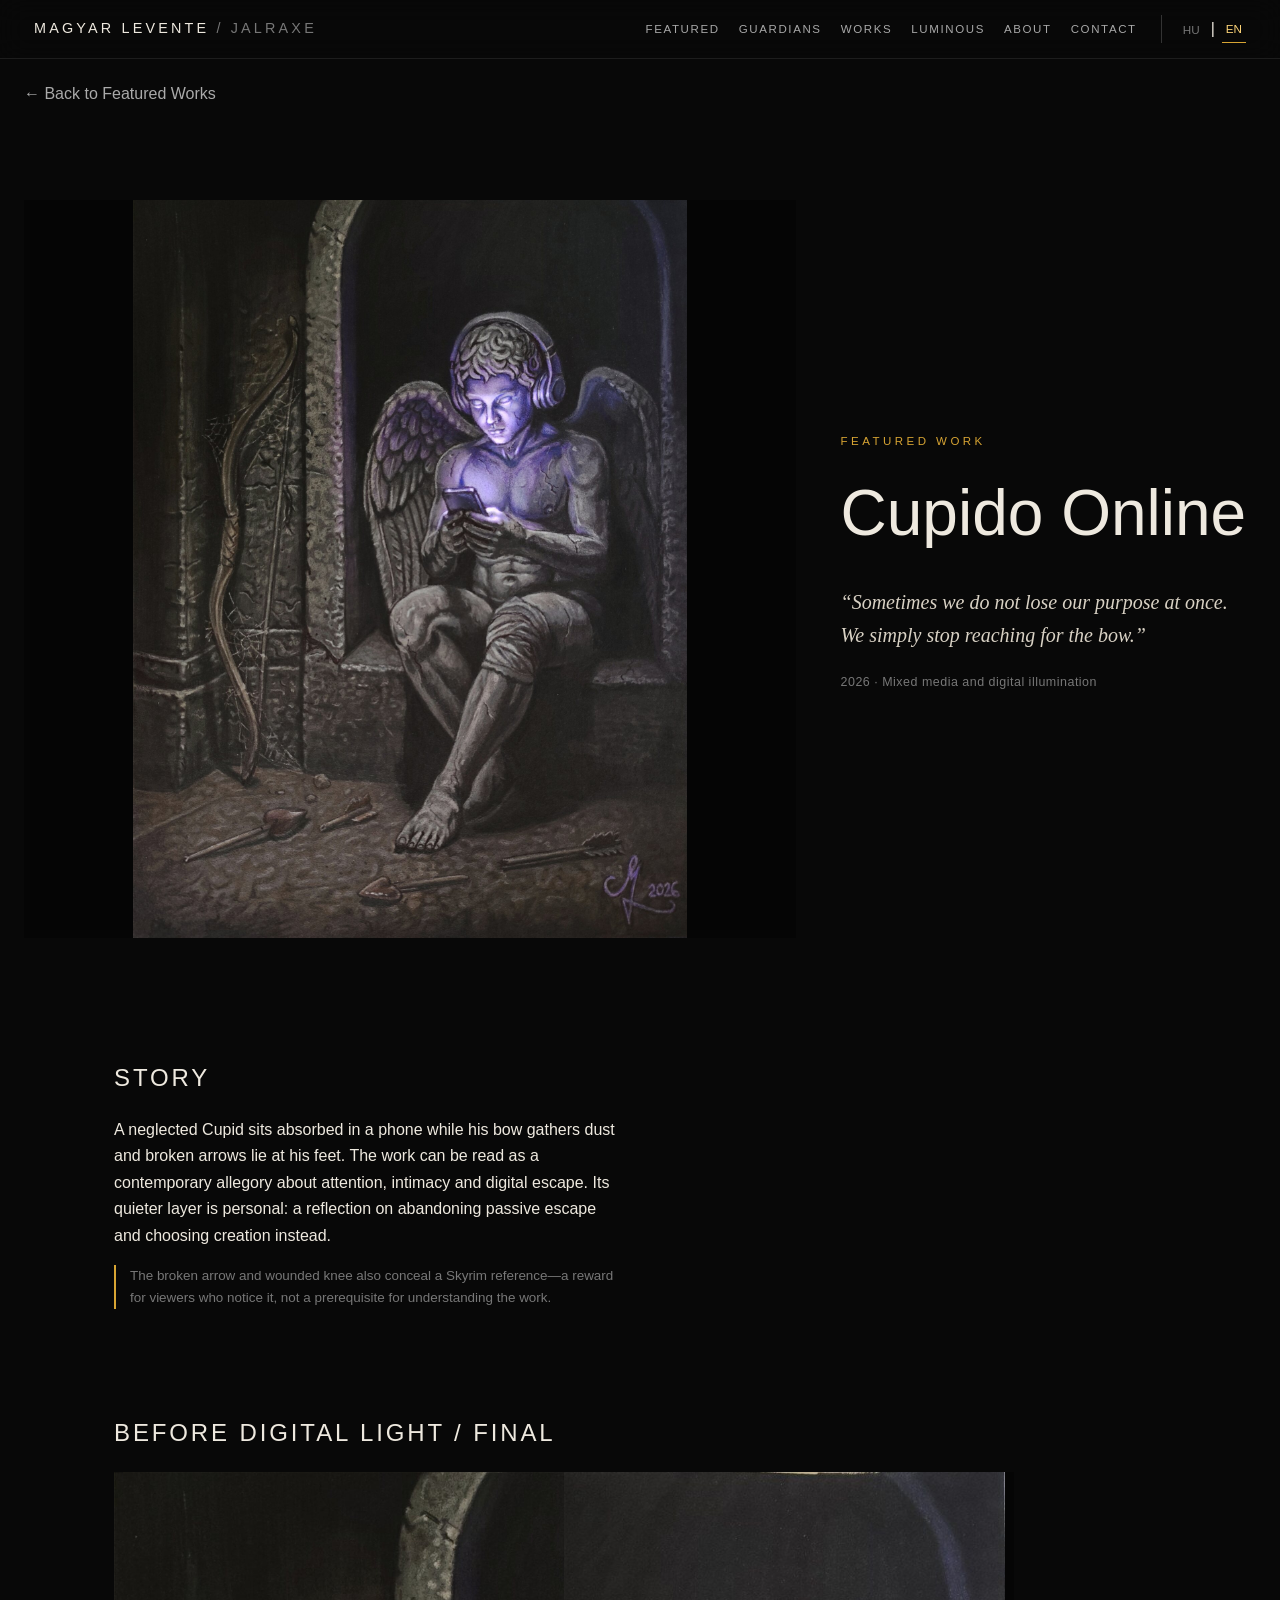
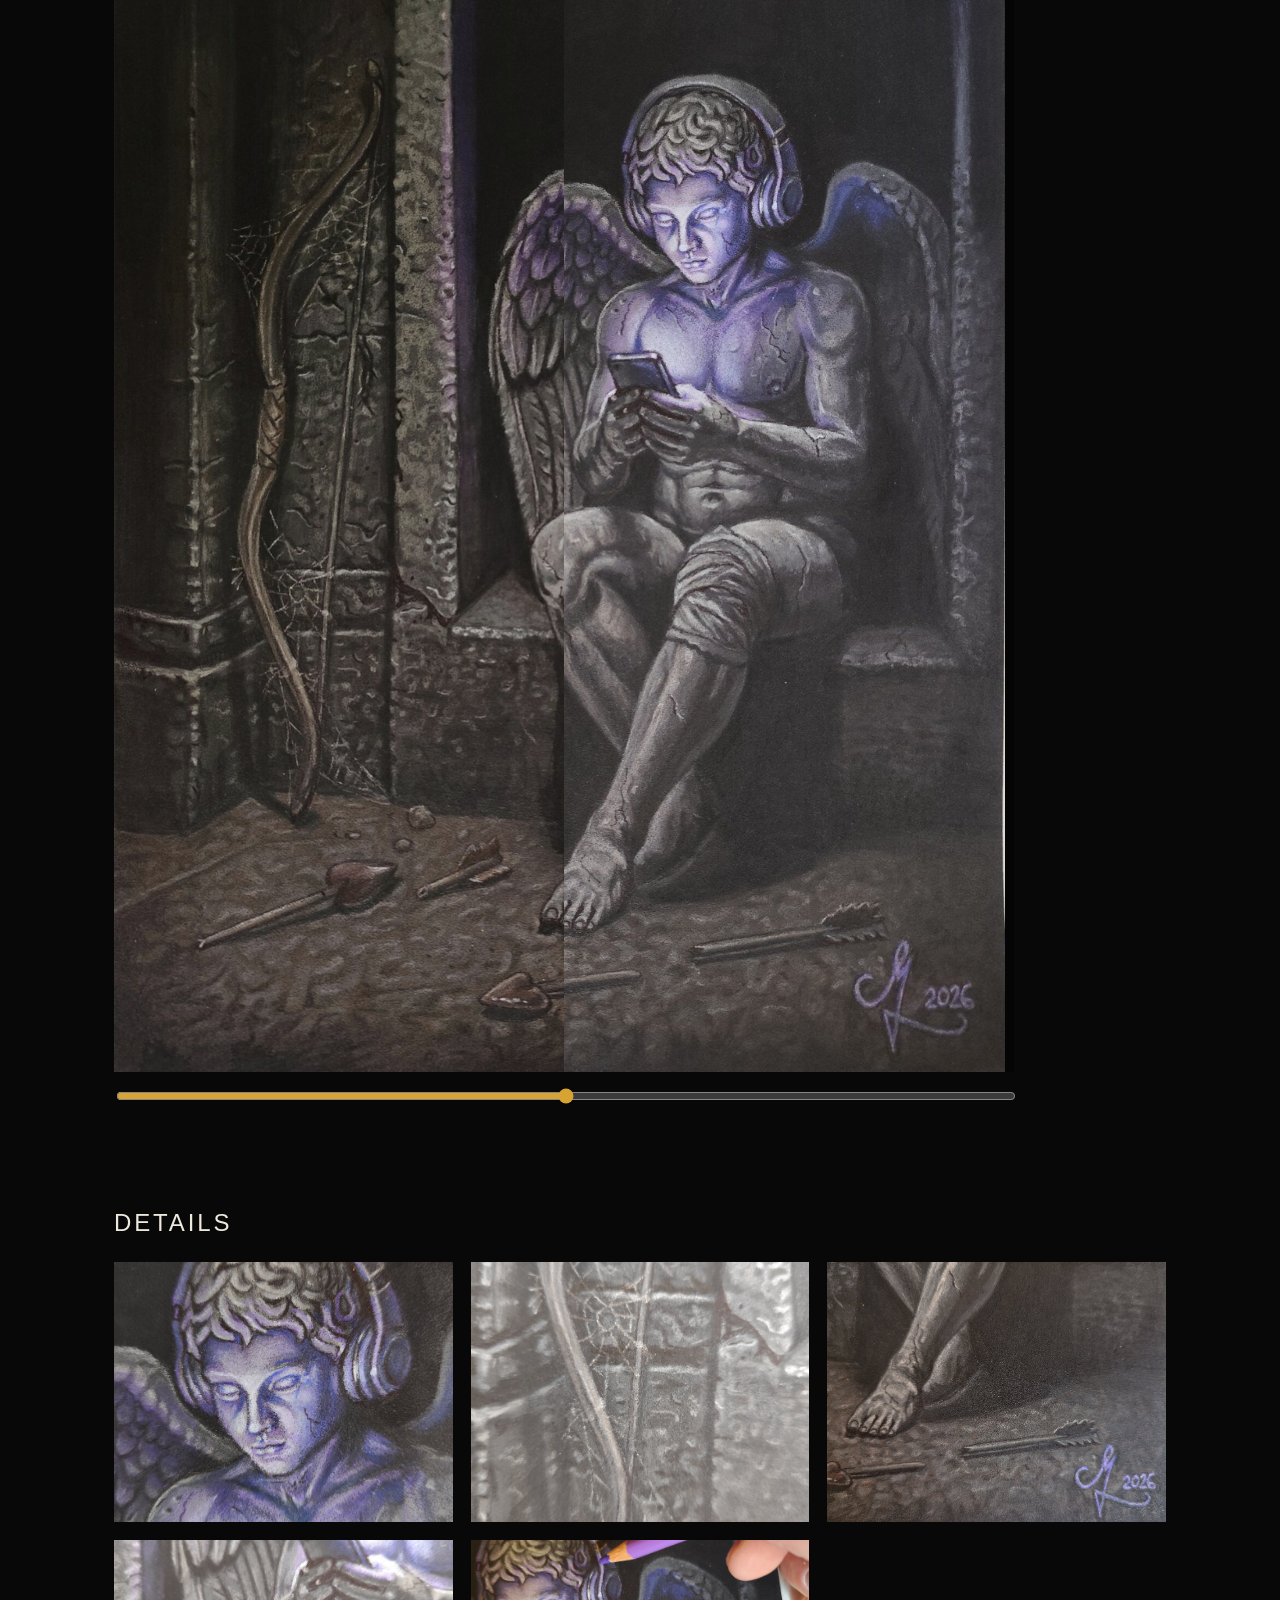
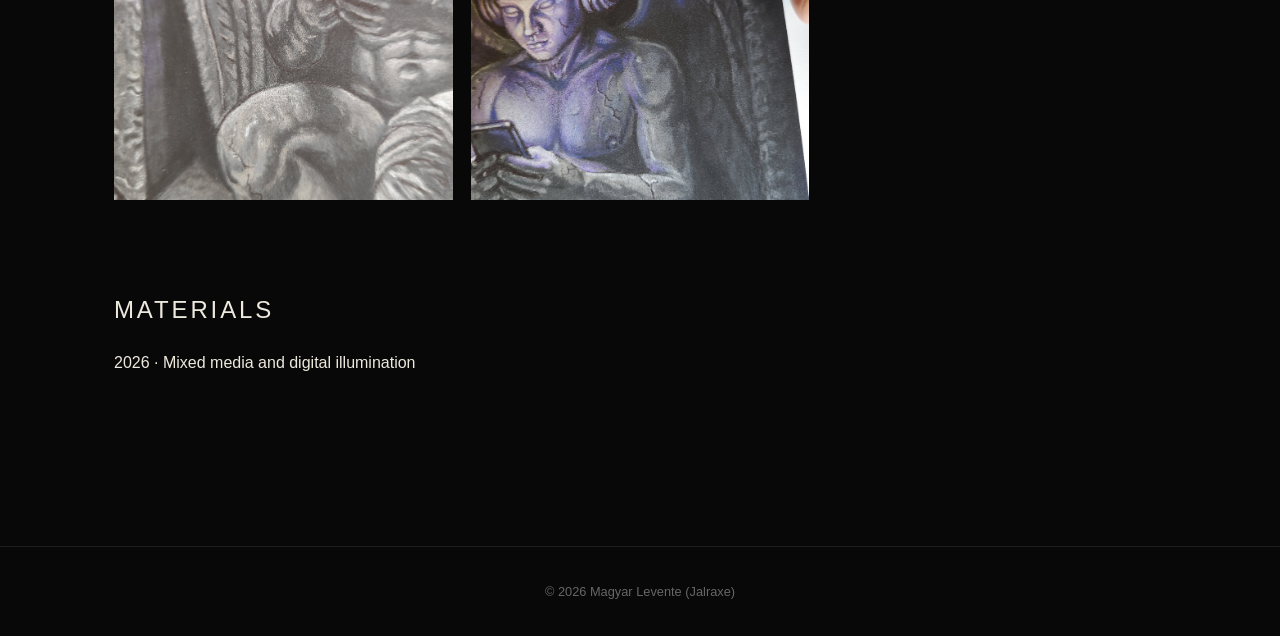
<file: works/cupido-online.html>
<!doctype html>
<html lang="en">
<head>
<meta charset="utf-8">
<meta name="viewport" content="width=device-width,initial-scale=1">
<title>Cupido Online — Magyar Levente</title>
<meta name="description" content="Cupido Online by Magyar Levente (Jalraxe).">
<link rel="stylesheet" href="../css/style.css">
</head>
<body>
<header class="site-header">
<div class="header-inner">
<a class="brand" href="../index.html">MAGYAR LEVENTE <span style="color:#777">/ JALRAXE</span>
</a>
<button class="menu-toggle" type="button" aria-expanded="false" aria-controls="site-nav" aria-label="Menu"><span></span><span></span><span></span></button>
<nav class="nav" id="site-nav">
<a href="../index.html#featured" data-i18n="navFeatured">Featured</a>
<a href="../index.html#guardians" data-i18n="navGuardians">Guardians</a>
<a href="../index.html#inspirations" data-i18n="navInspirations">Inspirations</a>
<a href="../index.html#luminous" data-i18n="navLuminous">Luminous</a>
<a href="../index.html#about" data-i18n="navAbout">About</a>
<a href="../index.html#contact" data-i18n="navContact">Contact</a>
</nav>
<div class="lang">
<button data-lang="hu">HU</button>
<span>|</span>
<button data-lang="en" class="active">EN</button>
</div>
</div>
</header>
<a class="back" href="../index.html#featured">← Back to Featured Works</a>
<main>
<section class="work-hero">
<img src="../images/featured/cupido-online/final.jpg" alt="Cupido Online">
<div class="work-title">
<div class="eyebrow">Featured Work</div>
<h1>Cupido Online</h1>
<p class="quote">“Sometimes we do not lose our purpose at once. We simply stop reaching for the bow.”</p>
<p class="meta">2026 · Mixed media and digital illumination</p>
</div>
</section>
<div class="work-content">
<section class="work-section story-grid">
<div>
<h2>Story</h2>
<p>A neglected Cupid sits absorbed in a phone while his bow gathers dust and broken arrows lie at his feet. The work can be read as a contemporary allegory about attention, intimacy and digital escape. Its quieter layer is personal: a reflection on abandoning passive escape and choosing creation instead.</p>
<p class="source-note">The broken arrow and wounded knee also conceal a Skyrim reference—a reward for viewers who notice it, not a prerequisite for understanding the work.</p>
</div>
<div>
<h2>Történet</h2>
<p>Egy elhanyagolt Cupido a telefonjába merül, miközben íja porosodik, törött nyilai pedig a földön hevernek. A kép a figyelemről, intimitásról és digitális menekülésről szóló kortárs allegória, személyesebb rétegében pedig a passzív menekülés feladásáról és az alkotás választásáról.</p>
</div>
</section>
<section class="work-section">
<h2>Before digital light / Final</h2>
<div class="compare">
<img src="../images/featured/cupido-online/preglow.jpg" alt="Earlier stage">
<img class="after" src="../images/featured/cupido-online/final.jpg" alt="Final artwork">
</div>
<input class="compare-range" type="range" min="0" max="100" value="50" aria-label="Compare before and after">
</section>
<section class="work-section">
<h2>Details</h2>
<div class="details">
<img loading="lazy" data-lightbox="../images/featured/cupido-online/detail-1.jpg" src="../images/featured/cupido-online/detail-1.jpg" alt="Cupido Online detail 1">
<img loading="lazy" data-lightbox="../images/featured/cupido-online/detail-2.jpg" src="../images/featured/cupido-online/detail-2.jpg" alt="Cupido Online detail 2">
<img loading="lazy" data-lightbox="../images/featured/cupido-online/detail-3.jpg" src="../images/featured/cupido-online/detail-3.jpg" alt="Cupido Online detail 3">
<img loading="lazy" data-lightbox="../images/featured/cupido-online/detail-4.jpg" src="../images/featured/cupido-online/detail-4.jpg" alt="Cupido Online detail 4">
<img loading="lazy" data-lightbox="../images/featured/cupido-online/detail-5.jpg" src="../images/featured/cupido-online/detail-5.jpg" alt="Cupido Online detail 5">
</div>
</section>
<section class="work-section">
<h2>Materials</h2>
<p>2026 · Mixed media and digital illumination</p>
</section>
</div>
</main>
<footer class="site-footer">© 2026 Magyar Levente (Jalraxe)</footer>
<div class="lightbox">
<button>×</button>
<img alt="Expanded detail">
</div>
<script src="../js/main.js">
</script>
</body>
</html>
</file>
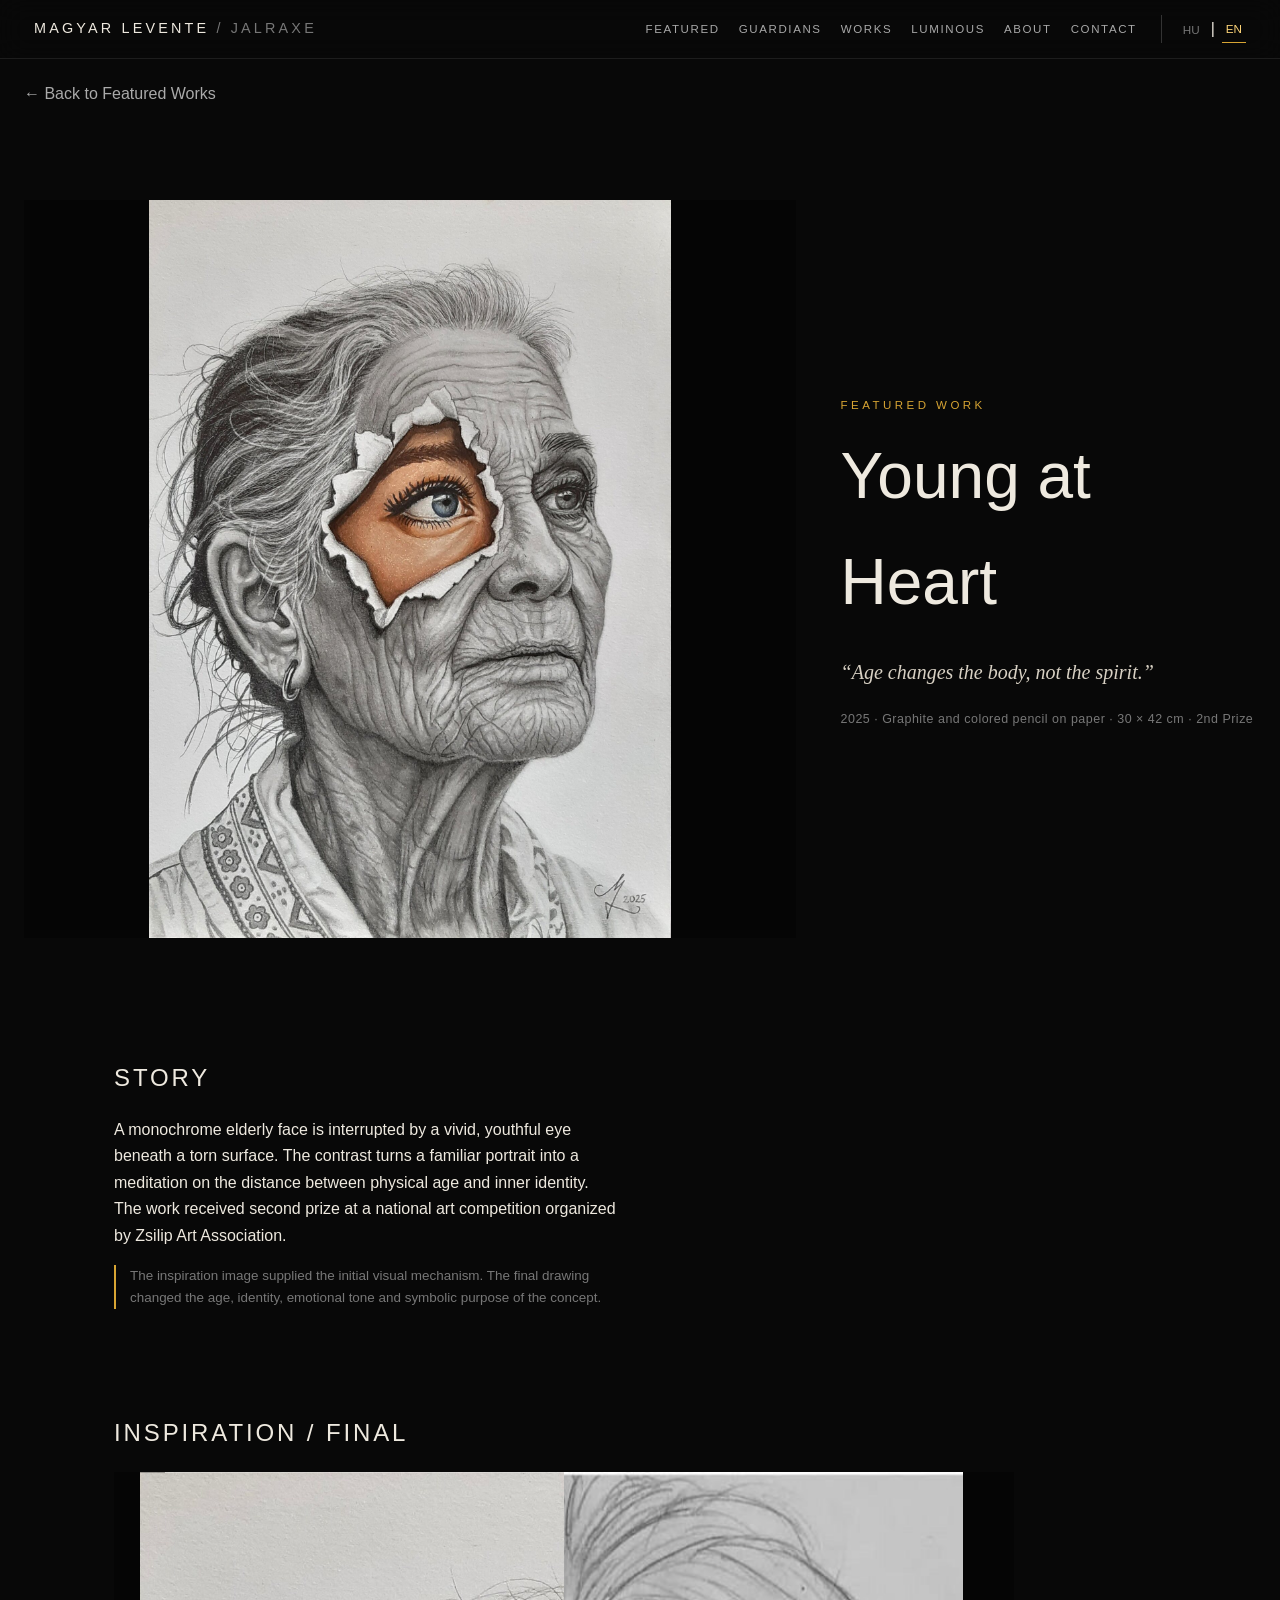
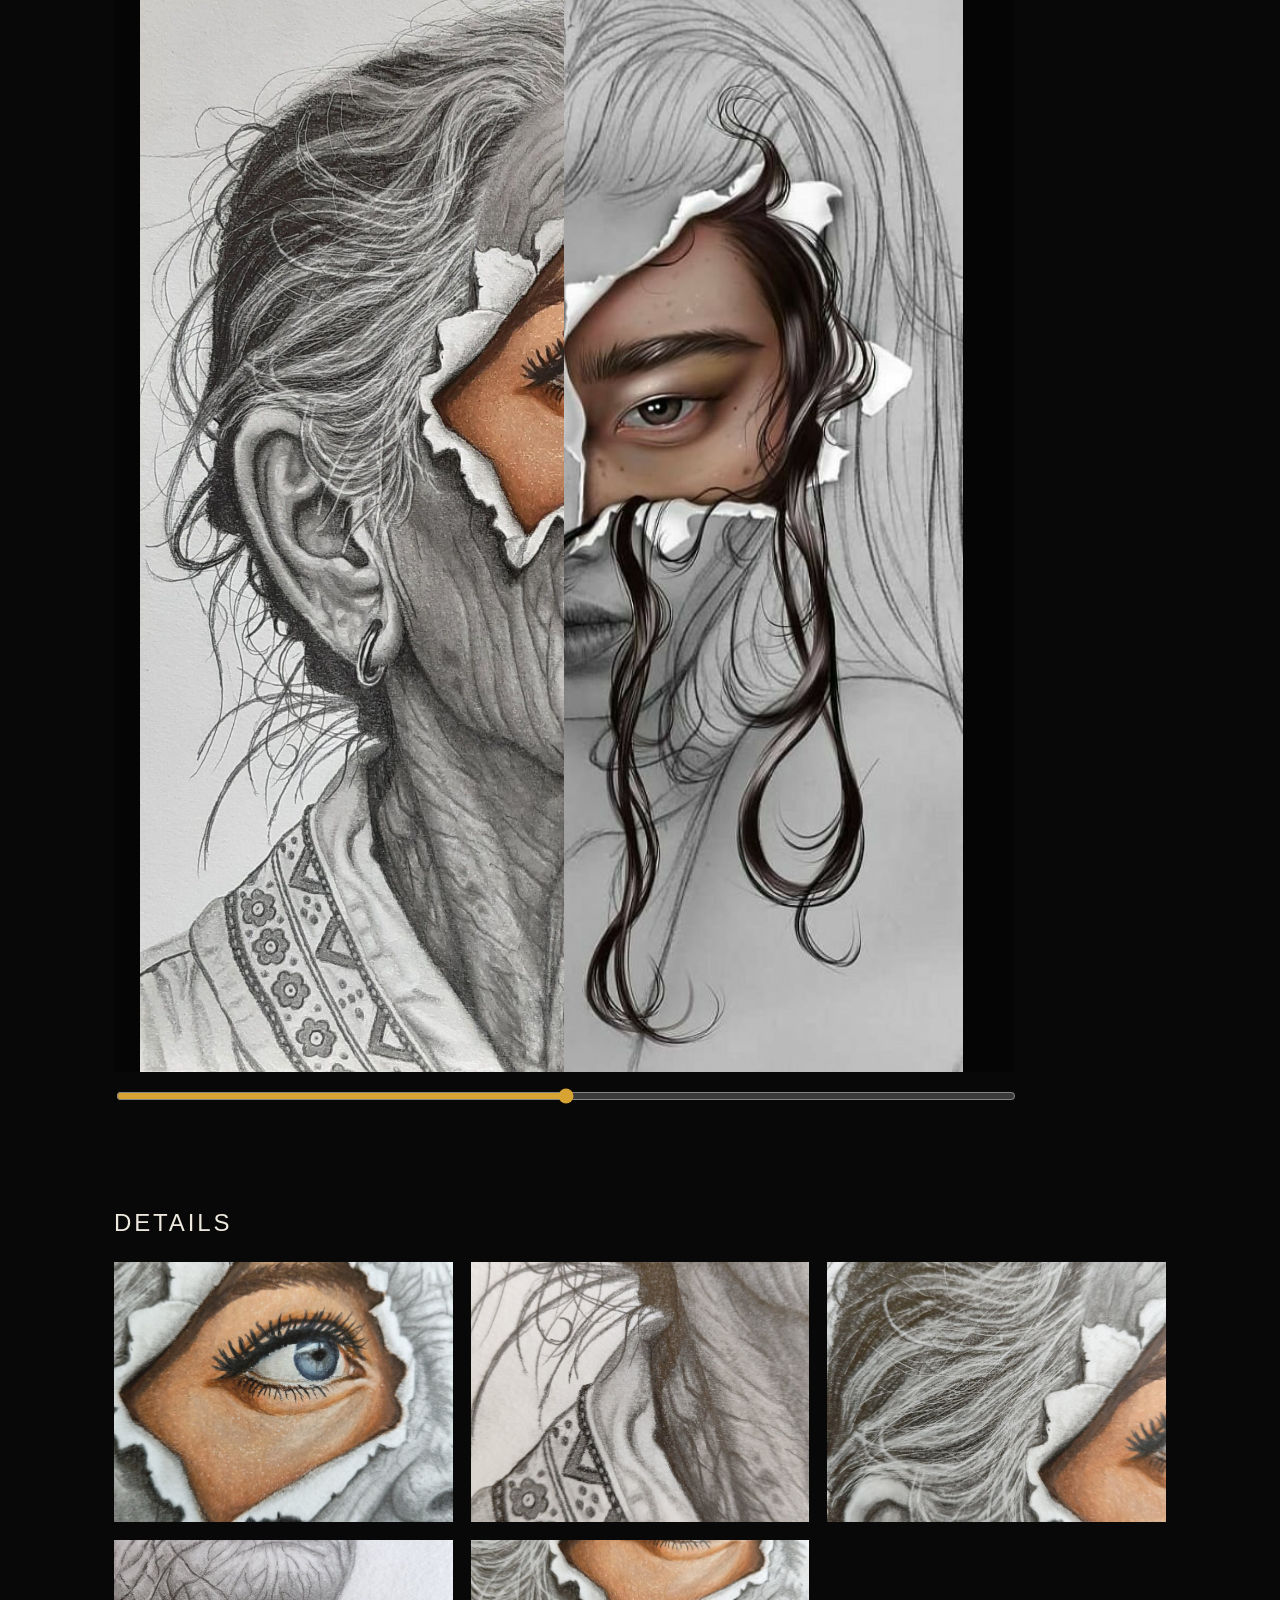
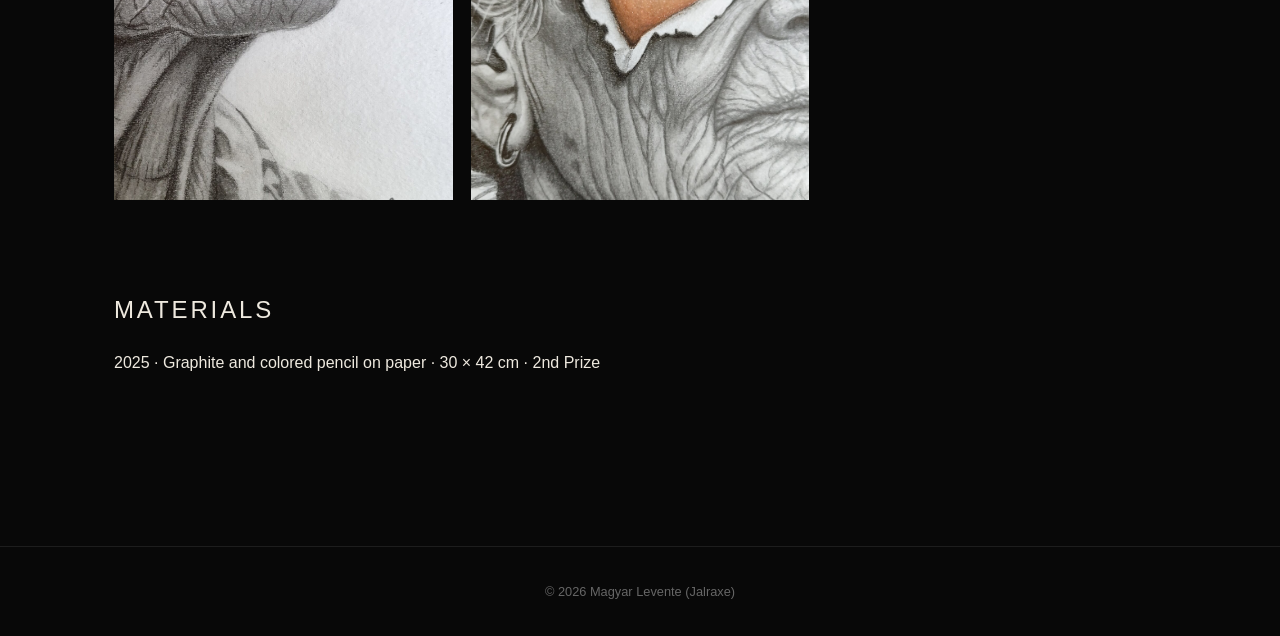
<file: works/young-at-heart.html>
<!doctype html>
<html lang="en">
<head>
<meta charset="utf-8">
<meta name="viewport" content="width=device-width,initial-scale=1">
<title>Young at Heart — Magyar Levente</title>
<meta name="description" content="Young at Heart by Magyar Levente (Jalraxe).">
<link rel="stylesheet" href="../css/style.css">
</head>
<body>
<header class="site-header">
<div class="header-inner">
<a class="brand" href="../index.html">MAGYAR LEVENTE <span style="color:#777">/ JALRAXE</span>
</a>
<button class="menu-toggle" type="button" aria-expanded="false" aria-controls="site-nav" aria-label="Menu"><span></span><span></span><span></span></button>
<nav class="nav" id="site-nav">
<a href="../index.html#featured" data-i18n="navFeatured">Featured</a>
<a href="../index.html#guardians" data-i18n="navGuardians">Guardians</a>
<a href="../index.html#inspirations" data-i18n="navInspirations">Inspirations</a>
<a href="../index.html#luminous" data-i18n="navLuminous">Luminous</a>
<a href="../index.html#about" data-i18n="navAbout">About</a>
<a href="../index.html#contact" data-i18n="navContact">Contact</a>
</nav>
<div class="lang">
<button data-lang="hu">HU</button>
<span>|</span>
<button data-lang="en" class="active">EN</button>
</div>
</div>
</header>
<a class="back" href="../index.html#featured">← Back to Featured Works</a>
<main>
<section class="work-hero">
<img src="../images/featured/young-at-heart/final.jpg" alt="Young at Heart">
<div class="work-title">
<div class="eyebrow">Featured Work</div>
<h1>Young at Heart</h1>
<p class="quote">“Age changes the body, not the spirit.”</p>
<p class="meta">2025 · Graphite and colored pencil on paper · 30 × 42 cm · 2nd Prize</p>
</div>
</section>
<div class="work-content">
<section class="work-section story-grid">
<div>
<h2>Story</h2>
<p>A monochrome elderly face is interrupted by a vivid, youthful eye beneath a torn surface. The contrast turns a familiar portrait into a meditation on the distance between physical age and inner identity. The work received second prize at a national art competition organized by Zsilip Art Association.</p>
<p class="source-note">The inspiration image supplied the initial visual mechanism. The final drawing changed the age, identity, emotional tone and symbolic purpose of the concept.</p>
</div>
<div>
<h2>Történet</h2>
<p>Egy monokróm idős arcot szakít meg a feltépett felszín alatt megjelenő élénk, fiatal szem. A kontraszt a testi kor és a belső identitás közötti távolságról szól. A mű a Zsilip Művészeti Egyesület országos pályázatán második helyezést ért el.</p>
</div>
</section>
<section class="work-section">
<h2>Inspiration / Final</h2>
<div class="compare">
<img src="../images/featured/young-at-heart/inspiration.jpg" alt="Earlier stage">
<img class="after" src="../images/featured/young-at-heart/final.jpg" alt="Final artwork">
</div>
<input class="compare-range" type="range" min="0" max="100" value="50" aria-label="Compare before and after">
</section>
<section class="work-section">
<h2>Details</h2>
<div class="details">
<img loading="lazy" data-lightbox="../images/featured/young-at-heart/detail-1.jpg" src="../images/featured/young-at-heart/detail-1.jpg" alt="Young at Heart detail 1">
<img loading="lazy" data-lightbox="../images/featured/young-at-heart/detail-2.jpg" src="../images/featured/young-at-heart/detail-2.jpg" alt="Young at Heart detail 2">
<img loading="lazy" data-lightbox="../images/featured/young-at-heart/detail-3.jpg" src="../images/featured/young-at-heart/detail-3.jpg" alt="Young at Heart detail 3">
<img loading="lazy" data-lightbox="../images/featured/young-at-heart/detail-4.jpg" src="../images/featured/young-at-heart/detail-4.jpg" alt="Young at Heart detail 4">
<img loading="lazy" data-lightbox="../images/featured/young-at-heart/detail-5.jpg" src="../images/featured/young-at-heart/detail-5.jpg" alt="Young at Heart detail 5">
</div>
</section>
<section class="work-section">
<h2>Materials</h2>
<p>2025 · Graphite and colored pencil on paper · 30 × 42 cm · 2nd Prize</p>
</section>
</div>
</main>
<footer class="site-footer">© 2026 Magyar Levente (Jalraxe)</footer>
<div class="lightbox">
<button>×</button>
<img alt="Expanded detail">
</div>
<script src="../js/main.js">
</script>
</body>
</html>
</file>
<file: css/style.css>
:root{--bg:#080808;--panel:#101010;--panel2:#151515;--text:#eee9df;--muted:#9b978f;--gold:#d7a433;--gold2:#ffd679;--line:#2a251c;--max:1260px;--ease:cubic-bezier(.2,.7,.2,1)}
*{box-sizing:border-box}html{scroll-behavior:smooth}body{margin:0;background:var(--bg);color:var(--text);font-family:Inter,Arial,sans-serif;line-height:1.65}body.no-scroll{overflow:hidden}a{color:inherit}.skip{position:absolute;left:-9999px}.skip:focus{left:16px;top:16px;z-index:10000;background:#fff;color:#000;padding:10px}.site-header{position:sticky;top:0;z-index:1000;background:rgba(8,8,8,.88);backdrop-filter:blur(14px);border-bottom:1px solid #1d1d1d}.header-inner{max-width:var(--max);margin:auto;padding:15px 24px;display:flex;align-items:center;gap:24px}.brand{font-size:.9rem;letter-spacing:.22em;text-decoration:none;white-space:nowrap}.nav{margin-left:auto;display:flex;gap:19px;align-items:center}.nav a{text-decoration:none;color:#a8a8a8;font-size:.72rem;text-transform:uppercase;letter-spacing:.14em}.nav a:hover{color:#fff}.lang{display:flex;align-items:center;gap:7px;border-left:1px solid #333;padding-left:17px}.lang button{border:0;background:none;color:#777;cursor:pointer;padding:4px;font:inherit;font-size:.73rem}.lang button.active{color:var(--gold2);border-bottom:1px solid var(--gold)}.intro-overlay{position:fixed;inset:0;background:#050505;z-index:9999;display:grid;place-items:center;transition:opacity .9s var(--ease),visibility .9s}.intro-overlay.done{opacity:0;visibility:hidden;pointer-events:none}.intro-wrap{text-align:center;width:min(720px,90vw)}.intro-svg{width:min(420px,78vw);height:auto;display:block;margin:0 auto;overflow:visible}.intro-signature{filter:drop-shadow(0 0 12px rgba(215,164,51,.18))}.draw-line{fill:none;stroke:url(#goldGradient);stroke-width:7;stroke-linecap:round;stroke-linejoin:round;filter:url(#glow);stroke-dasharray:1900;stroke-dashoffset:1900;animation:draw 5.3s var(--ease) .7s forwards}.intro-name,.intro-tag{opacity:0;animation:fadeup .9s ease forwards}.intro-name{margin-top:18px;letter-spacing:.34em;font-size:clamp(1rem,2vw,1.35rem);animation-delay:6.1s}.intro-tag{color:var(--gold);font-family:Georgia,serif;font-style:italic;font-size:clamp(1.2rem,3vw,2rem);animation-delay:7s}.intro-skip{position:absolute;right:24px;bottom:20px;border:0;background:none;color:#777;cursor:pointer}.hero{min-height:78vh;display:grid;place-items:center;text-align:center;padding:100px 24px 70px;background:radial-gradient(circle at 50% 30%,rgba(215,164,51,.08),transparent 35%)}.hero-mark{width:clamp(185px,18vw,245px);filter:drop-shadow(0 0 17px rgba(215,164,51,.26));margin-bottom:16px}.eyebrow{text-transform:uppercase;letter-spacing:.3em;color:var(--gold);font-size:.72rem}.hero h1{font-weight:300;letter-spacing:.16em;text-transform:uppercase;font-size:clamp(2.1rem,6vw,5rem);margin:.25em 0}.hero .manifesto{max-width:820px;font-family:Georgia,serif;font-size:clamp(1.28rem,2.6vw,2.25rem);line-height:1.4;color:#ddd6c8;margin:25px auto}.hero .manifesto span{display:block}.hero .lead{max-width:740px;margin:auto;color:var(--muted)}.scroll-cue{display:inline-block;margin-top:42px;color:#777;text-decoration:none;font-size:.75rem;letter-spacing:.18em;text-transform:uppercase}.section{max-width:var(--max);margin:auto;padding:110px 24px}.section-head{display:flex;justify-content:space-between;gap:30px;align-items:end;margin-bottom:42px}.section h2{font-weight:350;letter-spacing:.13em;text-transform:uppercase;font-size:clamp(1.65rem,3vw,2.65rem);margin:0}.section-intro{max-width:660px;color:var(--muted);margin:0}.featured-grid{display:grid;grid-template-columns:1.25fr .75fr;grid-template-rows:1fr 1fr;gap:22px}.feature-card{position:relative;min-height:340px;overflow:hidden;background:#111;text-decoration:none}.feature-card:first-child{grid-row:1/3}.feature-card img{width:100%;height:100%;object-fit:cover;display:block;transition:transform .8s var(--ease),filter .8s}.feature-card:hover img{transform:scale(1.025);filter:brightness(.72)}.feature-caption{position:absolute;inset:auto 0 0;padding:28px;background:linear-gradient(transparent,rgba(0,0,0,.92));transform:translateY(10px);transition:.35s}.feature-card:hover .feature-caption{transform:none}.feature-caption h3{font-size:1.45rem;margin:0 0 5px}.feature-caption p{margin:0;color:#c7c1b6}.project-band{background:#0d0d0d;border-block:1px solid #1b1b1b}.gallery{display:grid;grid-template-columns:repeat(3,1fr);gap:22px}.art-card{background:var(--panel);overflow:hidden;border:1px solid #171717;transition:transform .35s var(--ease),border-color .35s}.art-card:hover{transform:translateY(-5px);border-color:#3a2d15}.art-card button{all:unset;display:block;cursor:pointer;width:100%}.art-card img{width:100%;height:390px;object-fit:contain;background:#070707;display:block}.art-info{padding:20px}.art-info h3{margin:0 0 6px;font-weight:450}.meta{font-size:.78rem;color:#777;letter-spacing:.04em}.about-grid{display:grid;grid-template-columns:.8fr 1.2fr;gap:55px;align-items:start}.about-photo{width:100%;max-height:620px;object-fit:cover;filter:grayscale(.2)}.statement{font-family:Georgia,serif;font-size:clamp(1.25rem,2.1vw,1.75rem);line-height:1.55;color:#d8d2c7}.about-copy{color:var(--muted)}.contact{text-align:center;border-top:1px solid #222}.contact a.cta{display:inline-block;margin-top:25px;padding:14px 28px;border:1px solid var(--gold);color:var(--gold2);text-decoration:none;text-transform:uppercase;letter-spacing:.18em;font-size:.75rem}.site-footer{border-top:1px solid #1d1d1d;padding:34px 24px;color:#666;text-align:center;font-size:.8rem}.work-hero{max-width:1500px;margin:auto;padding:70px 24px 20px;display:grid;grid-template-columns:minmax(0,1.3fr) minmax(300px,.7fr);gap:45px;align-items:center}.work-hero img{width:100%;max-height:82vh;object-fit:contain;background:#050505}.work-title h1{font-size:clamp(2rem,5vw,4.8rem);font-weight:300;margin:.15em 0}.work-title .quote{font-family:Georgia,serif;color:#d8d1c4;font-style:italic;font-size:1.25rem}.work-content{max-width:1100px;margin:auto;padding:80px 24px}.work-section{margin-bottom:90px}.work-section h2{font-weight:350;letter-spacing:.12em;text-transform:uppercase}.story-grid{display:grid;grid-template-columns:1fr 1fr;gap:40px}.compare{position:relative;max-width:900px;aspect-ratio:3/4;overflow:hidden;background:#050505}.compare img{position:absolute;inset:0;width:100%;height:100%;object-fit:contain}.compare .after{clip-path:inset(0 50% 0 0)}.compare-range{width:min(900px,100%);accent-color:var(--gold);margin-top:16px}.details{display:grid;grid-template-columns:repeat(3,1fr);gap:18px}.details img{width:100%;height:260px;object-fit:cover;cursor:pointer;background:#070707}.source-note{font-size:.84rem;color:#777;border-left:2px solid var(--gold);padding-left:14px}.back{display:inline-block;margin:22px 24px;color:#aaa;text-decoration:none}.lightbox{position:fixed;inset:0;background:rgba(0,0,0,.96);z-index:5000;display:none;place-items:center;padding:30px}.lightbox.open{display:grid}.lightbox img{max-width:92vw;max-height:88vh;object-fit:contain}.lightbox button{position:absolute;right:20px;top:15px;border:0;background:none;color:#fff;font-size:2rem;cursor:pointer}
@keyframes draw{to{stroke-dashoffset:0}}@keyframes fadeup{from{opacity:0;transform:translateY(12px)}to{opacity:1;transform:none}}
@media(max-width:900px){.nav{display:none}.featured-grid{grid-template-columns:1fr;grid-template-rows:auto}.feature-card:first-child{grid-row:auto;min-height:520px}.gallery{grid-template-columns:repeat(2,1fr)}.about-grid,.work-hero,.story-grid{grid-template-columns:1fr}.details{grid-template-columns:repeat(2,1fr)}}
@media(max-width:600px){.section{padding:75px 16px}.gallery{grid-template-columns:1fr}.featured-grid{gap:14px}.feature-card,.feature-card:first-child{min-height:430px}.art-card img{height:420px}.section-head{display:block}.section-intro{margin-top:12px}.header-inner{padding:13px 16px}.brand{font-size:.72rem}.details{grid-template-columns:1fr}.hero{padding-top:80px}.intro-overlay{display:none}.work-hero{padding:35px 14px 10px}.work-content{padding:55px 16px}}
@media(prefers-reduced-motion:reduce){*{scroll-behavior:auto!important;animation:none!important;transition:none!important}.intro-overlay{display:none}}

/* Guardians of Light — project layer */
.guardians-project .section-head{margin-bottom:28px}.guardian-mission{display:grid;grid-template-columns:1.35fr .65fr;gap:34px;padding:30px 32px;margin:0 0 12px;background:linear-gradient(135deg,rgba(215,164,51,.075),rgba(255,255,255,.015));border:1px solid #2b2418;border-left:3px solid var(--gold)}.guardian-mission-copy p{margin:10px 0 0;color:#c7c1b6;max-width:760px}.guardian-method{font-size:.86rem;color:#777!important}.guardian-mission-points{display:grid;grid-template-columns:repeat(3,1fr);gap:12px;align-items:stretch}.guardian-mission-points div{display:flex;flex-direction:column;justify-content:center;text-align:center;border-left:1px solid #332b1e;padding:10px}.guardian-mission-points strong{font-weight:450;color:var(--gold2);font-size:clamp(1rem,1.8vw,1.4rem);letter-spacing:.06em}.guardian-mission-points span{margin-top:5px;color:#777;font-size:.68rem;text-transform:uppercase;letter-spacing:.12em}.guardian-disclaimer{margin:0 0 34px;color:#666;font-size:.75rem}.guardian-card .art-info{min-height:235px;display:flex;flex-direction:column}.latin{font-family:Georgia,serif;font-style:italic;color:#8d897f;font-size:.83rem;margin-top:-3px;margin-bottom:5px}.guardian-summary{color:#aaa;margin:13px 0 18px;font-size:.9rem;line-height:1.55}.guardian-more{margin-top:auto;align-self:flex-start;border:0;border-bottom:1px solid #5d4820;background:none;color:var(--gold2);padding:5px 0;cursor:pointer;text-transform:uppercase;letter-spacing:.12em;font-size:.68rem}.guardian-more:hover{color:#fff;border-color:var(--gold2)}
.project-label{margin-bottom:9px;color:var(--gold2);font-size:.68rem;letter-spacing:.2em;text-transform:uppercase}.status-badge{align-self:flex-start;margin:4px 0 7px;padding:3px 7px;border:1px solid #4a3820;color:#d7a433;background:rgba(215,164,51,.045);font-size:.64rem;letter-spacing:.08em;text-transform:uppercase}
.guardian-modal{position:fixed;inset:0;z-index:7000;display:grid;place-items:center;padding:28px;opacity:0;visibility:hidden;transition:opacity .28s ease,visibility .28s}.guardian-modal.open{opacity:1;visibility:visible}.guardian-modal-backdrop{position:absolute;inset:0;background:rgba(0,0,0,.88);backdrop-filter:blur(8px)}.guardian-dialog{position:relative;width:min(940px,94vw);max-height:88vh;overflow:auto;background:#0d0d0d;border:1px solid #342a18;box-shadow:0 30px 90px rgba(0,0,0,.75);padding:42px 46px}.guardian-close{position:absolute;right:20px;top:14px;border:0;background:none;color:#888;font-size:2rem;cursor:pointer;line-height:1}.guardian-close:hover{color:#fff}.guardian-dialog h2{font-weight:350;letter-spacing:.06em;font-size:clamp(1.7rem,3vw,2.7rem);margin:.2em 0 0}.guardian-modal-latin{font-family:Georgia,serif;font-style:italic;color:var(--gold);margin-top:4px}.guardian-modal-body{display:grid;grid-template-columns:1.35fr .65fr;gap:46px;margin-top:30px}.guardian-modal-body h3{font-weight:450;text-transform:uppercase;letter-spacing:.12em;font-size:.78rem;color:#d8d2c7}.guardian-story p{color:#aaa;margin:0 0 16px}.guardian-modal-body aside{border-left:1px solid #2a251c;padding-left:28px}.guardian-org-intro{color:#777;font-size:.85rem}.guardian-orgs{display:grid;gap:10px;margin-top:18px}.guardian-org{display:block;text-decoration:none;border:1px solid #30291d;padding:13px 14px;color:#d7d0c3;transition:.25s}.guardian-org:hover{border-color:var(--gold);background:rgba(215,164,51,.055)}.guardian-org strong{display:block;font-weight:450;color:var(--gold2);font-size:.9rem}.guardian-org span{display:block;color:#74716b;font-size:.76rem;margin-top:3px}.guardian-modal-open{overflow:hidden}
@media(max-width:900px){.guardian-mission{grid-template-columns:1fr}.guardian-mission-points{border-top:1px solid #2b2418;padding-top:16px}.guardian-modal-body{grid-template-columns:1fr;gap:24px}.guardian-modal-body aside{border-left:0;border-top:1px solid #2a251c;padding:22px 0 0}}
@media(max-width:600px){.hero-mark{width:170px}.guardian-mission{padding:24px 20px}.guardian-mission-points{grid-template-columns:1fr}.guardian-mission-points div{border-left:0;border-top:1px solid #2a251c}.guardian-dialog{padding:34px 22px}.guardian-card .art-info{min-height:auto}.guardian-modal{padding:12px}}

/* Responsive navigation */
.menu-toggle{display:none;margin-left:auto;width:42px;height:42px;border:1px solid #312b21;background:#0d0d0d;color:var(--text);cursor:pointer;padding:10px}
.menu-toggle span{display:block;height:1px;background:currentColor;margin:5px 0;transition:transform .25s,opacity .25s}
.menu-toggle:focus-visible,.nav a:focus-visible,.lang button:focus-visible{outline:2px solid var(--gold2);outline-offset:3px}
@media(max-width:900px){
 .header-inner{position:relative;flex-wrap:wrap}
 .menu-toggle{display:block}
 .nav{display:none;order:4;width:100%;margin:0;padding:10px 0 4px;border-top:1px solid #29241c;flex-direction:column;align-items:stretch;gap:0}
 .nav.open{display:flex}
 .nav a{padding:12px 4px;font-size:.78rem}
 .lang{margin-left:0}
 .menu-toggle[aria-expanded="true"] span:nth-child(1){transform:translateY(6px) rotate(45deg)}
 .menu-toggle[aria-expanded="true"] span:nth-child(2){opacity:0}
 .menu-toggle[aria-expanded="true"] span:nth-child(3){transform:translateY(-6px) rotate(-45deg)}
}
@media(max-width:520px){.brand span{display:none}.lang{padding-left:10px}.menu-toggle{margin-left:auto}}

/* Curatorial finishing: complete signature, reveal the credit, then hold */
.draw-line{animation-duration:6.2s;animation-delay:.45s}.intro-name,.intro-tag{animation-duration:.7s}.intro-name{animation-delay:6.45s}.intro-tag{animation-delay:7.15s}
.recognition{margin-top:30px;padding-top:24px;border-top:1px solid #2a251c}.recognition .eyebrow{margin-bottom:13px}.recognition-item{display:grid;grid-template-columns:minmax(145px,.55fr) 1.45fr;gap:18px;padding:11px 0;border-bottom:1px solid #1d1b17}.recognition-item strong{font-weight:450;color:#d8d2c7}.recognition-item span{color:#777;font-size:.84rem}
@media(max-width:600px){.recognition-item{grid-template-columns:1fr;gap:2px}}

/* Luminous Visions — origin and process */
.apex-feature{display:grid;grid-template-columns:.72fr 1.28fr;gap:52px;align-items:center;margin-top:72px;padding:44px;background:linear-gradient(135deg,rgba(215,164,51,.07),rgba(255,255,255,.012));border:1px solid #2d261a}.process-copy h3,.process-heading h3{margin:.2em 0 .45em;font:350 clamp(1.5rem,3vw,2.45rem)/1.2 Inter,Arial,sans-serif;letter-spacing:.08em;text-transform:uppercase}.process-copy p,.process-heading p{color:var(--muted);margin:0}.process-legend{margin-top:24px;color:#777;font-size:.7rem;letter-spacing:.14em;text-transform:uppercase}.apex-compare{max-width:560px;aspect-ratio:3/4;margin-left:auto}.apex-feature .compare-range{display:block;max-width:560px;margin-left:auto}
.drawing-process{margin-top:92px;padding-top:52px;border-top:1px solid #2b261d}.process-heading{display:flex;justify-content:space-between;gap:42px;align-items:end;margin-bottom:30px}.process-heading p{max-width:590px}.process-strip{display:grid;grid-template-columns:repeat(4,1fr);gap:14px}.process-strip figure{margin:0;background:#0a0a0a;border:1px solid #211e18}.process-strip button{all:unset;display:block;width:100%;cursor:pointer}.process-strip img{display:block;width:100%;height:430px;object-fit:contain;background:#050505}.process-strip figcaption{display:flex;gap:12px;align-items:center;padding:14px 15px;border-top:1px solid #211e18}.process-strip figcaption span{color:var(--gold);font-size:.65rem;letter-spacing:.12em}.process-strip figcaption strong{font-size:.72rem;font-weight:450;letter-spacing:.08em;text-transform:uppercase;color:#aaa}
@media(max-width:900px){.apex-feature{grid-template-columns:1fr}.apex-compare,.apex-feature .compare-range{margin-inline:auto}.process-strip{grid-template-columns:repeat(2,1fr)}.process-heading{display:block}.process-heading p{margin-top:12px}}
@media(max-width:600px){.apex-feature{padding:26px 18px;margin-top:52px}.process-strip{grid-template-columns:1fr 1fr;gap:8px}.process-strip img{height:300px}.process-strip figcaption{padding:10px;align-items:flex-start}.process-strip figcaption strong{font-size:.62rem}}
</file>
